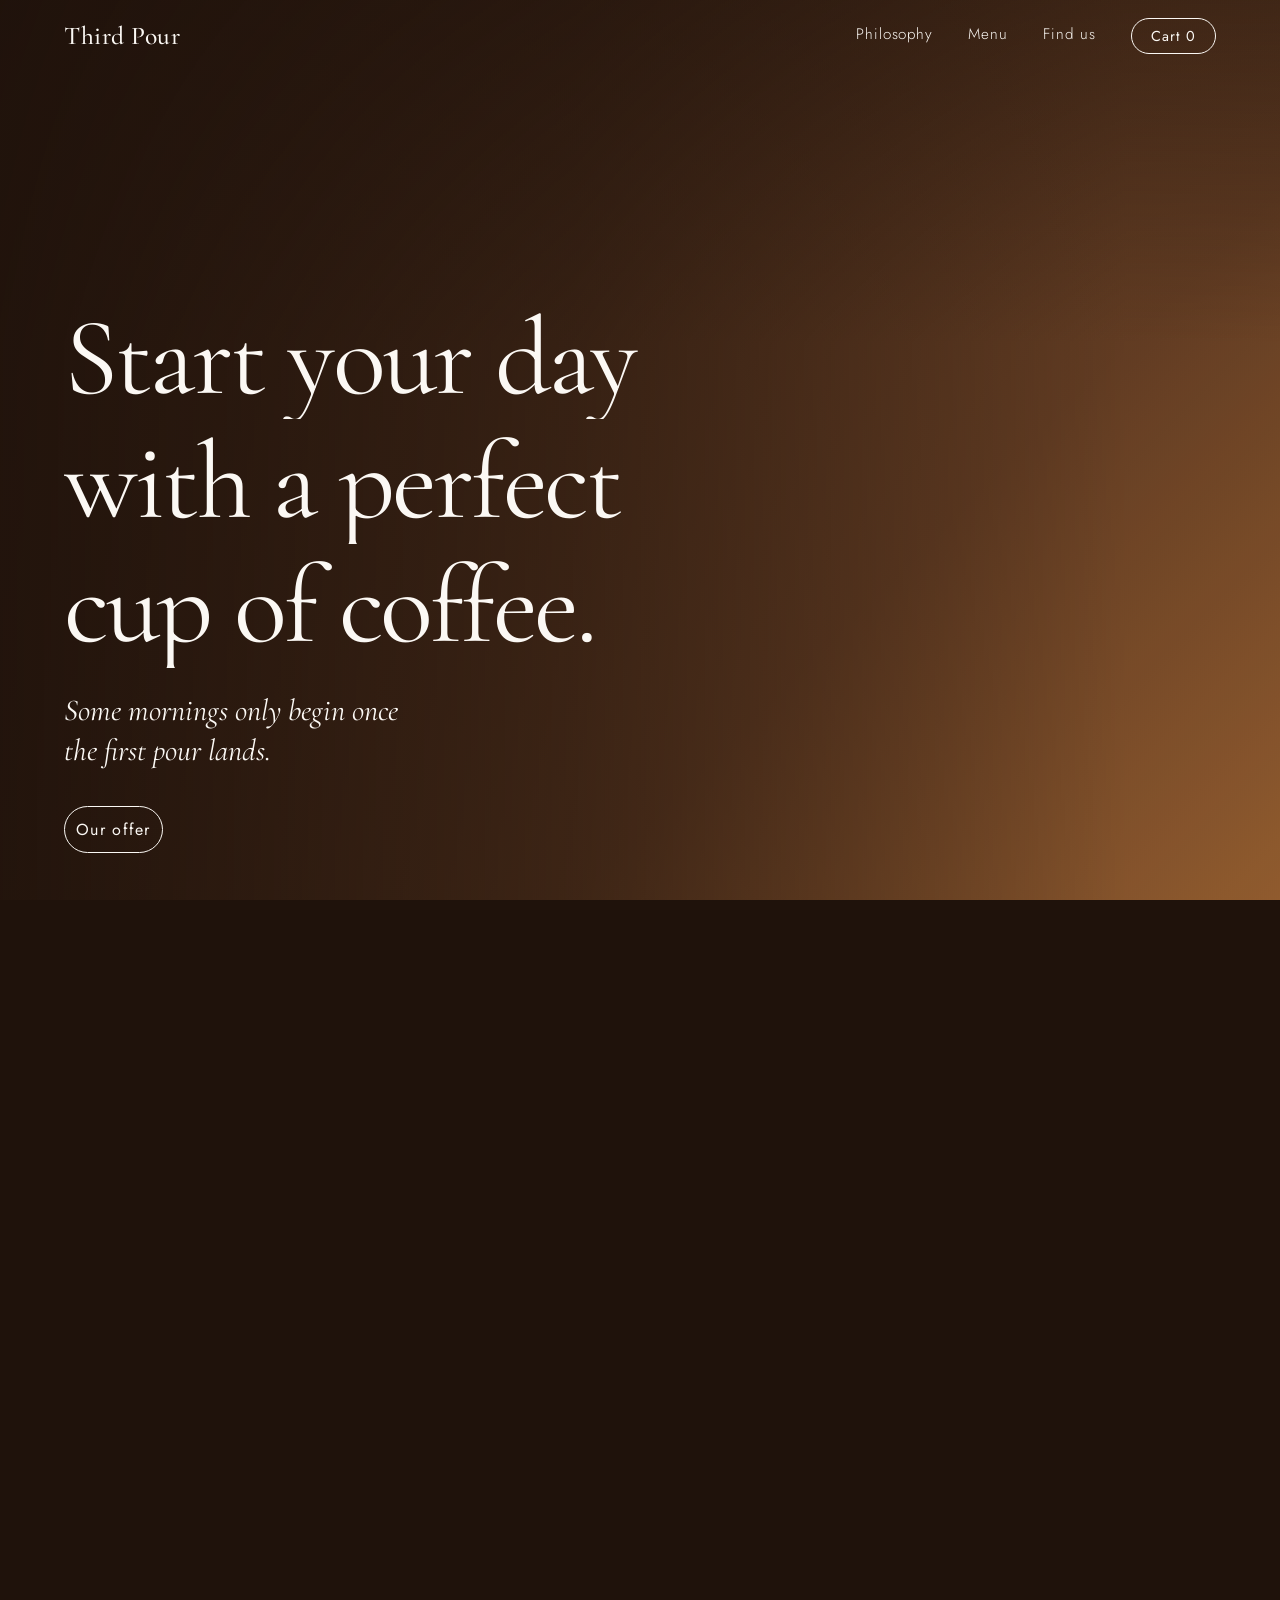
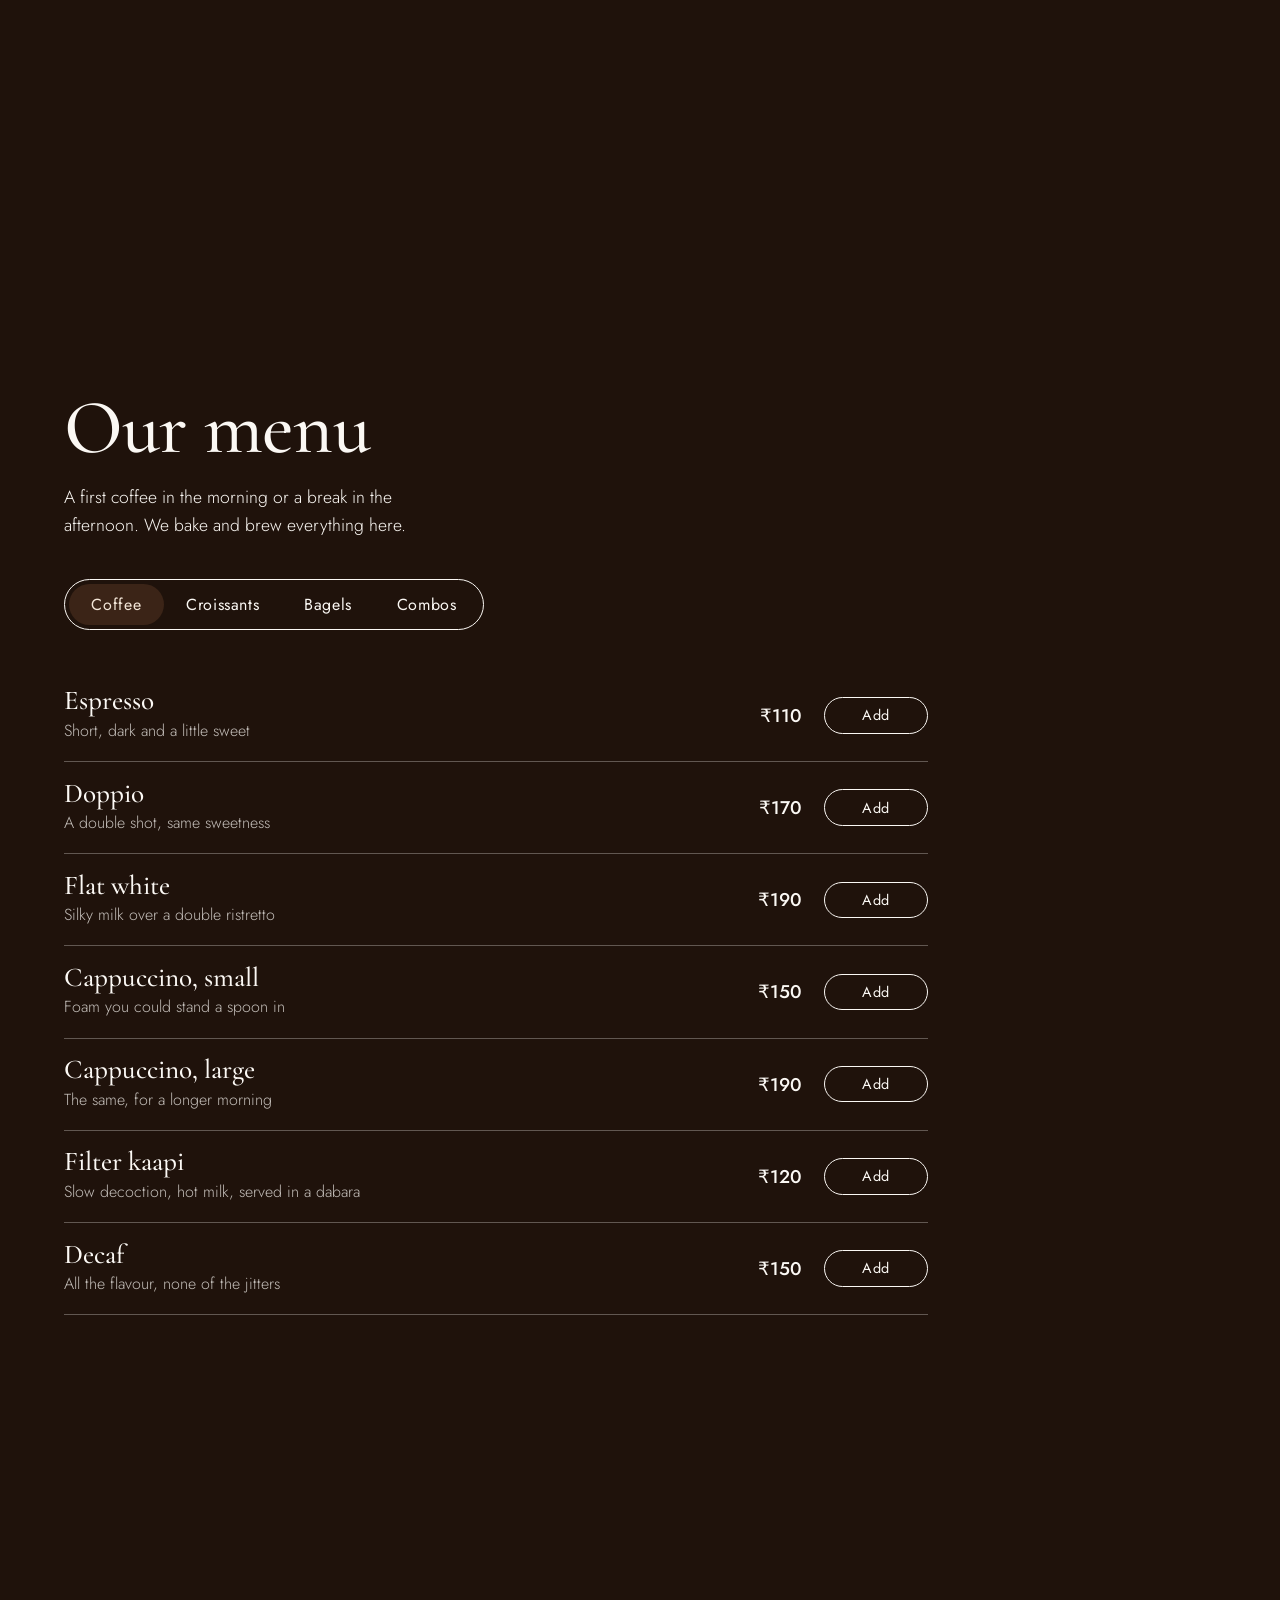
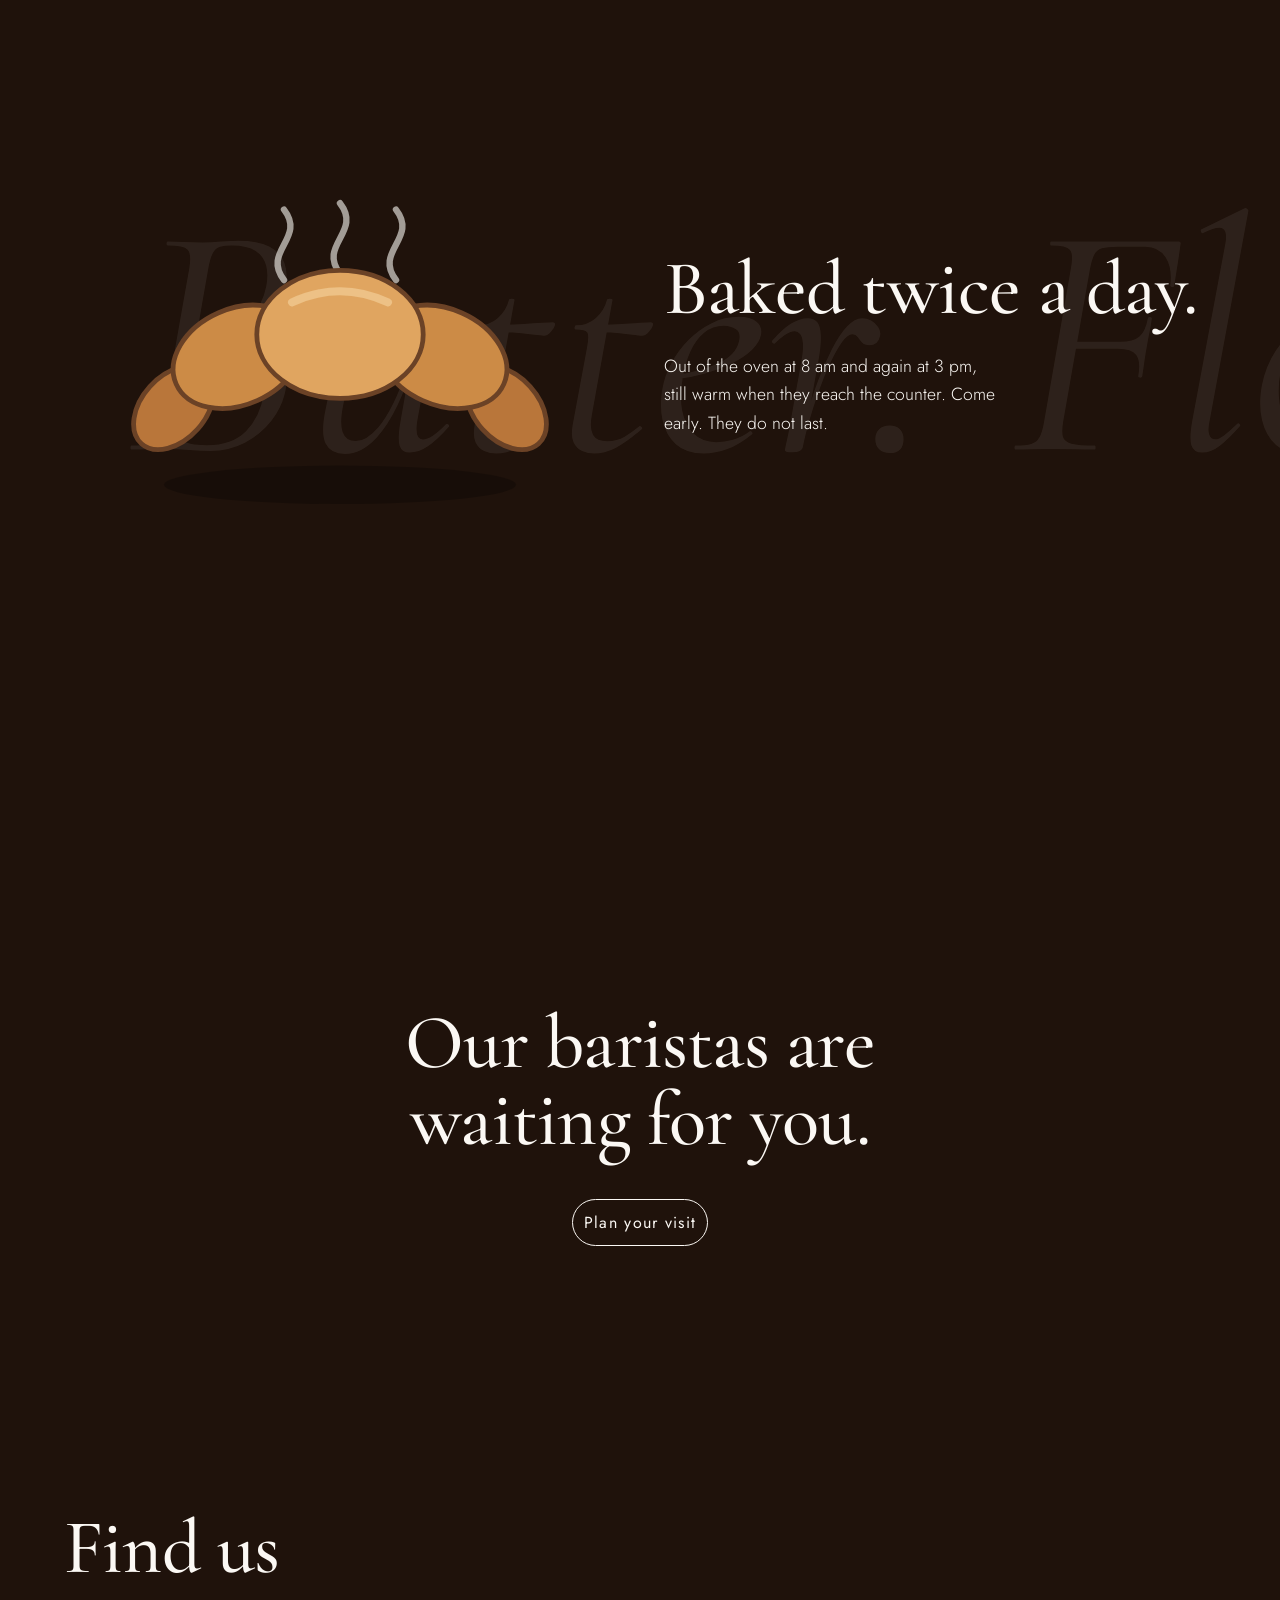
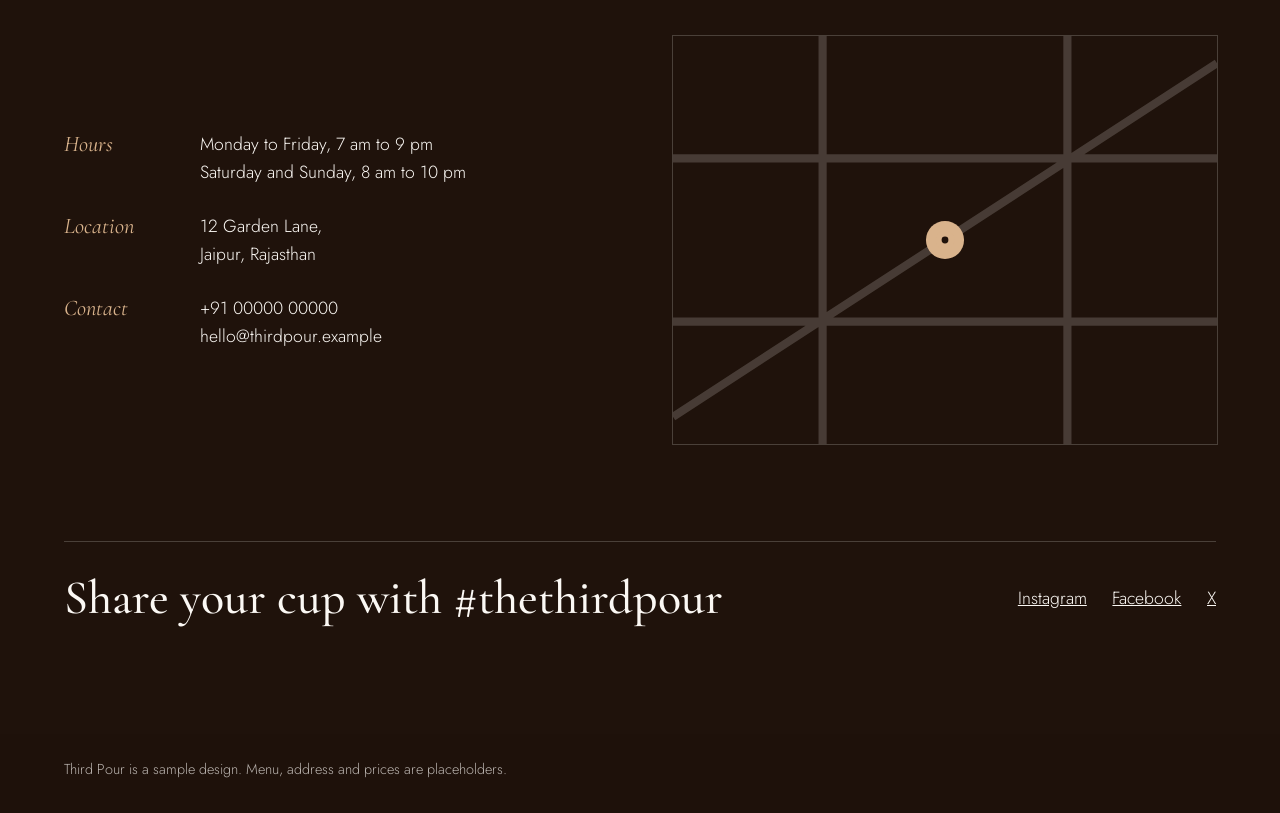
<file: index.html>
<!DOCTYPE html>
<html lang="en">

<head>
  <meta charset="utf-8">
  <meta name="viewport" content="width=device-width, initial-scale=1, viewport-fit=cover">
  <title>Third Pour – coffee and croissants</title>

  <link rel="stylesheet" href="style.css">
  <!-- Fonts: Cormorant Garamond (display) and Jost (body) -->
  <link rel="stylesheet" href="https://fonts.googleapis.com/css2?family=Cormorant+Garamond:ital,wght@0,400;0,500;0,600;1,400&family=Jost:wght@300;400;500&display=swap">
</head>

<!-- data-theme drives the background/text colours; script.js updates it while scrolling -->
<body data-theme="espresso">

  <!-- Preloader (removed by script.js once the page is ready) -->
  <div id="ld">
    <b>Third Pour</b>
    <i></i>
  </div>

  <!-- Scroll progress bar -->
  <div id="bar"></div>

  <!-- ===== Header / navigation ===== -->
  <header>
    <a class="logo" href="#hero">Third Pour</a>
    <nav>
      <a href="#philosophy">Philosophy</a>
      <a href="#menu">Menu</a>
      <a href="#find">Find us</a>
      <button class="btn sm" id="order" type="button">Cart <span id="cnt">0</span></button>
    </nav>
  </header>

  <!-- ===== Hero ===== -->
  <section id="hero" data-theme="espresso">
    <div class="bg" id="bg"></div>

    <!-- Each line is wrapped so it can slide up from behind a mask -->
    <h1 aria-label="Start your day with a perfect cup of coffee">
      <span class="ln"><span style="--i:0">Start your day</span></span>
      <span class="ln"><span style="--i:1">with a perfect</span></span>
      <span class="ln"><span style="--i:2">cup of coffee.</span></span>
    </h1>

    <q class="fd" style="--i:0">Some mornings only begin once the first pour lands.</q>
    <div class="fd" style="--i:1"><a class="btn" href="#menu">Our offer</a></div>

    <span class="cue" aria-hidden="true"></span>
  </section>

  <!-- ===== Marquee strip (the phrase group repeats so the loop looks seamless) ===== -->
  <div class="mq" aria-hidden="true">
    <div>
      <span>Roasted every Tuesday</span><b></b><span>Baked twice a day</span><b></b><span>Poured slowly</span><b></b>
      <span>Roasted every Tuesday</span><b></b><span>Baked twice a day</span><b></b><span>Poured slowly</span><b></b>
      <span>Roasted every Tuesday</span><b></b><span>Baked twice a day</span><b></b><span>Poured slowly</span><b></b>
      <span>Roasted every Tuesday</span><b></b><span>Baked twice a day</span><b></b><span>Poured slowly</span><b></b>
    </div>
  </div>

  <!-- ===== Philosophy ===== -->
  <section id="philosophy" data-theme="white">
    <div class="two">
      <h2 class="rv">Our philosophy</h2>
      <p class="lead rv" style="--k:1">We care about every step of a cup: how the beans are grown, how long they roast, and the last pour that reaches your hands.</p>
    </div>

    <div class="pil">
      <article class="rv" style="--k:0">
        <span>One</span>
        <h3>Grown with care</h3>
        <p>Shade-grown beans from small estates, picked by hand and dried slowly.</p>
      </article>
      <article class="rv" style="--k:1">
        <span>Two</span>
        <h3>Mild roast, strong flavour</h3>
        <p>We stop each batch early, so the sweetness stays and the bitterness goes.</p>
      </article>
      <article class="rv" style="--k:2">
        <span>Three</span>
        <h3>Always freshly brewed</h3>
        <p>Ground to order and poured in three rounds. Nothing sits on a warmer.</p>
      </article>
    </div>
  </section>

  <!-- ===== Menu (tabs and items are generated by script.js) ===== -->
  <section id="menu" data-theme="latte">
    <h2 class="rv">Our menu</h2>
    <p class="sub rv" style="--k:1">A first coffee in the morning or a break in the afternoon. We bake and brew everything here.</p>

    <div class="tabs" id="tabs" role="tablist">
      <i id="ind"></i> <!-- sliding highlight behind the active tab -->
    </div>

    <ul id="list" aria-live="polite"></ul>
  </section>

  <!-- ===== Bakery feature ===== -->
  <section id="bake" data-theme="espresso">
    <!-- Large background text that drifts sideways as you scroll -->
    <div class="gh" id="gh" aria-hidden="true">Butter. Flour. Patience.</div>

    <div class="bk">
      <!-- Illustrated croissant with animated steam -->
      <svg id="cr" viewBox="0 0 300 220" aria-hidden="true">
        <!-- Steam -->
        <path class="st" style="--s:0" d="M115 70c-14-18 14-26 0-44"/>
        <path class="st" style="--s:1" d="M150 66c-14-18 14-26 0-44"/>
        <path class="st" style="--s:2" d="M185 70c-14-18 14-26 0-44"/>
        <!-- Shadow -->
        <ellipse cx="150" cy="198" rx="110" ry="12" fill="#000" opacity=".25"/>
        <!-- Croissant body: outer tips, middle segments, centre -->
        <g stroke="#6B4226" stroke-width="3">
          <ellipse cx="46"  cy="150" rx="30" ry="20" transform="rotate(-48 46 150)"  fill="#B9763A"/>
          <ellipse cx="254" cy="150" rx="30" ry="20" transform="rotate(48 254 150)"  fill="#B9763A"/>
          <ellipse cx="86"  cy="118" rx="42" ry="30" transform="rotate(-24 86 118)"  fill="#CC8B46"/>
          <ellipse cx="214" cy="118" rx="42" ry="30" transform="rotate(24 214 118)"  fill="#CC8B46"/>
          <ellipse cx="150" cy="104" rx="52" ry="40" fill="#E0A560"/>
        </g>
        <!-- Highlight -->
        <path d="M120 84q30-14 60 0" fill="none" stroke="#F3CE96" stroke-width="5" stroke-linecap="round" opacity=".7"/>
      </svg>

      <div>
        <h2 class="rv">Baked twice a day.</h2>
        <p class="rv" style="--k:1">Out of the oven at 8 am and again at 3 pm, still warm when they reach the counter. Come early. They do not last.</p>
      </div>
    </div>
  </section>

  <!-- ===== Call to action ===== -->
  <section class="cta" id="visit" data-theme="white">
    <h2 class="rv">Our baristas are waiting for you.</h2>
    <!-- #mag gets a "magnetic" hover effect in script.js -->
    <a class="btn rv" id="mag" style="--k:1" href="#find">Plan your visit</a>
  </section>

  <!-- ===== Find us ===== -->
  <section id="find" data-theme="espresso">
    <h2 class="rv">Find us</h2>

    <div class="fg">
      <dl class="rv" style="--k:1">
        <dt>Hours</dt>
        <dd>Monday to Friday, 7 am to 9 pm<br>Saturday and Sunday, 8 am to 10 pm</dd>
        <dt>Location</dt>
        <dd>12 Garden Lane,<br>Jaipur, Rajasthan</dd>
        <dt>Contact</dt>
        <dd>+91 00000 00000<br>hello@thirdpour.example</dd>
      </dl>

      <!-- Stylised map: roads, pulsing ring, pin -->
      <svg id="map" class="rv" style="--k:2" viewBox="0 0 400 300" role="img" aria-label="Stylised map with a pin at the café">
        <path class="rd" d="M0 90h400M0 210h400M110 0v300M290 0v300M0 280L400 20"/>
        <circle class="pu" cx="200" cy="150" r="14" fill="#D9B38C"/>
        <circle cx="200" cy="150" r="7" fill="#D9B38C"/>
        <circle cx="200" cy="150" r="2.5" fill="#1F120B"/>
      </svg>
    </div>

    <div class="share rv">
      <h3>Share your cup with #thethirdpour</h3>
      <div>
        <a href="#">Instagram</a>
        <a href="#">Facebook</a>
        <a href="#">X</a>
      </div>
    </div>
  </section>

  <!-- ===== Cart page (shown when the URL hash is #cart) ===== -->
  <section id="cartpage" data-theme="latte">
    <a class="bl" href="#menu">Continue shopping</a>
    <h2>Your cart</h2>

    <!-- Cart grid: item list on the left, order summary on the right -->
    <div class="cg">
      <ul id="cl"></ul>

      <aside id="cs">
        <h3>Order summary</h3>
        <dl class="sumr">
          <dt>Subtotal</dt><dd id="sub"></dd>
          <dt>GST, 5%</dt><dd id="tx"></dd>
          <dt>Total</dt><dd id="gt"></dd>
        </dl>
        <input id="nm" type="text" placeholder="Name for the order" autocomplete="given-name">
        <button class="btn" id="po" type="button">Place order</button>
        <p class="nt">Pay at the counter when you pick up.</p>
      </aside>
    </div>

    <!-- Order confirmation (hidden until an order is placed) -->
    <div id="ok" hidden>
      <svg viewBox="0 0 60 60" aria-hidden="true">
        <circle cx="30" cy="30" r="27" fill="none" stroke="currentColor" stroke-width="2"/>
        <path d="M18 31l8 8 16-17" fill="none" stroke="currentColor" stroke-width="3" stroke-linecap="round" stroke-linejoin="round"/>
      </svg>
      <h3 id="okh"></h3>
      <p id="okp"></p>
      <a class="btn" href="#menu">Back to the menu</a>
    </div>
  </section>

  <!-- Full-screen curtain used for the page transition between site and cart -->
  <div id="veil"></div>

  <footer>Third Pour is a sample design. Menu, address and prices are placeholders.</footer>

  <!-- Toast notification (click to open the cart) -->
  <div id="toast" role="status"></div>

  <script src="script.js"></script>
</body>

</html>
</file>
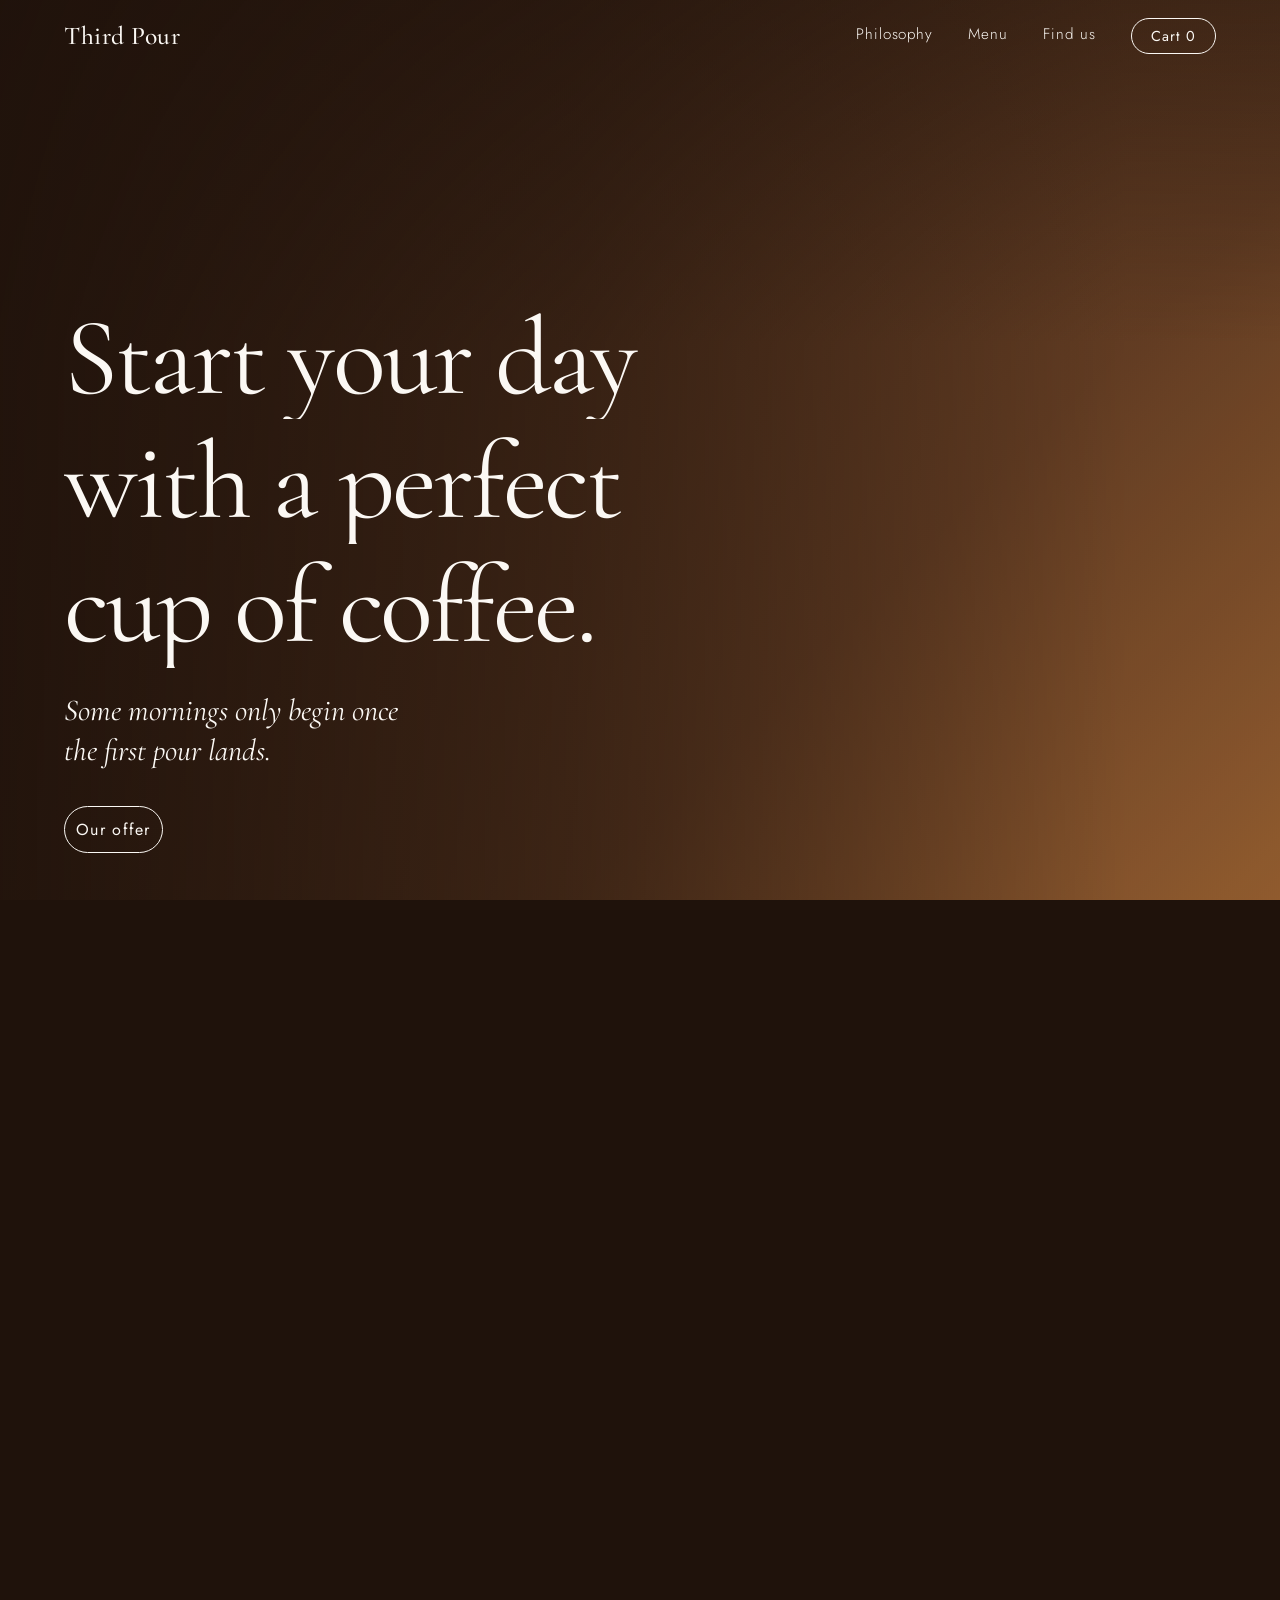
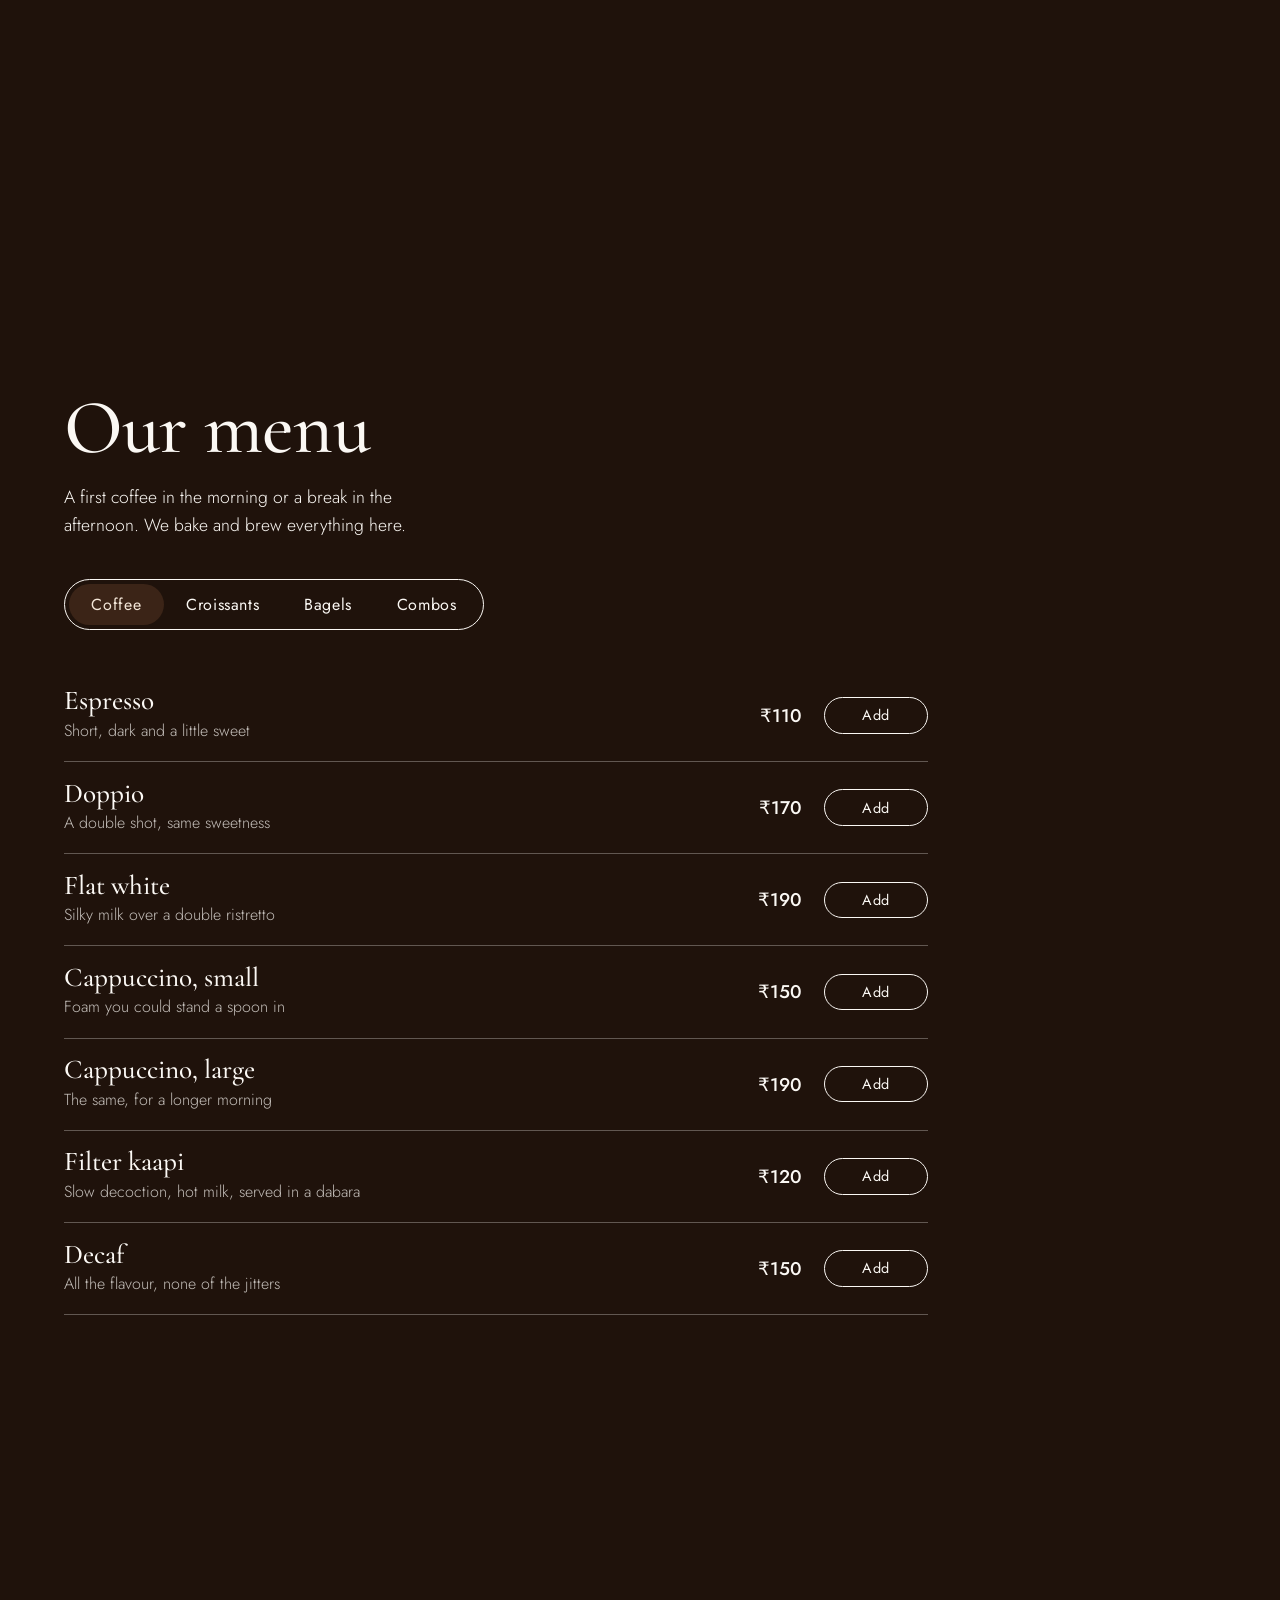
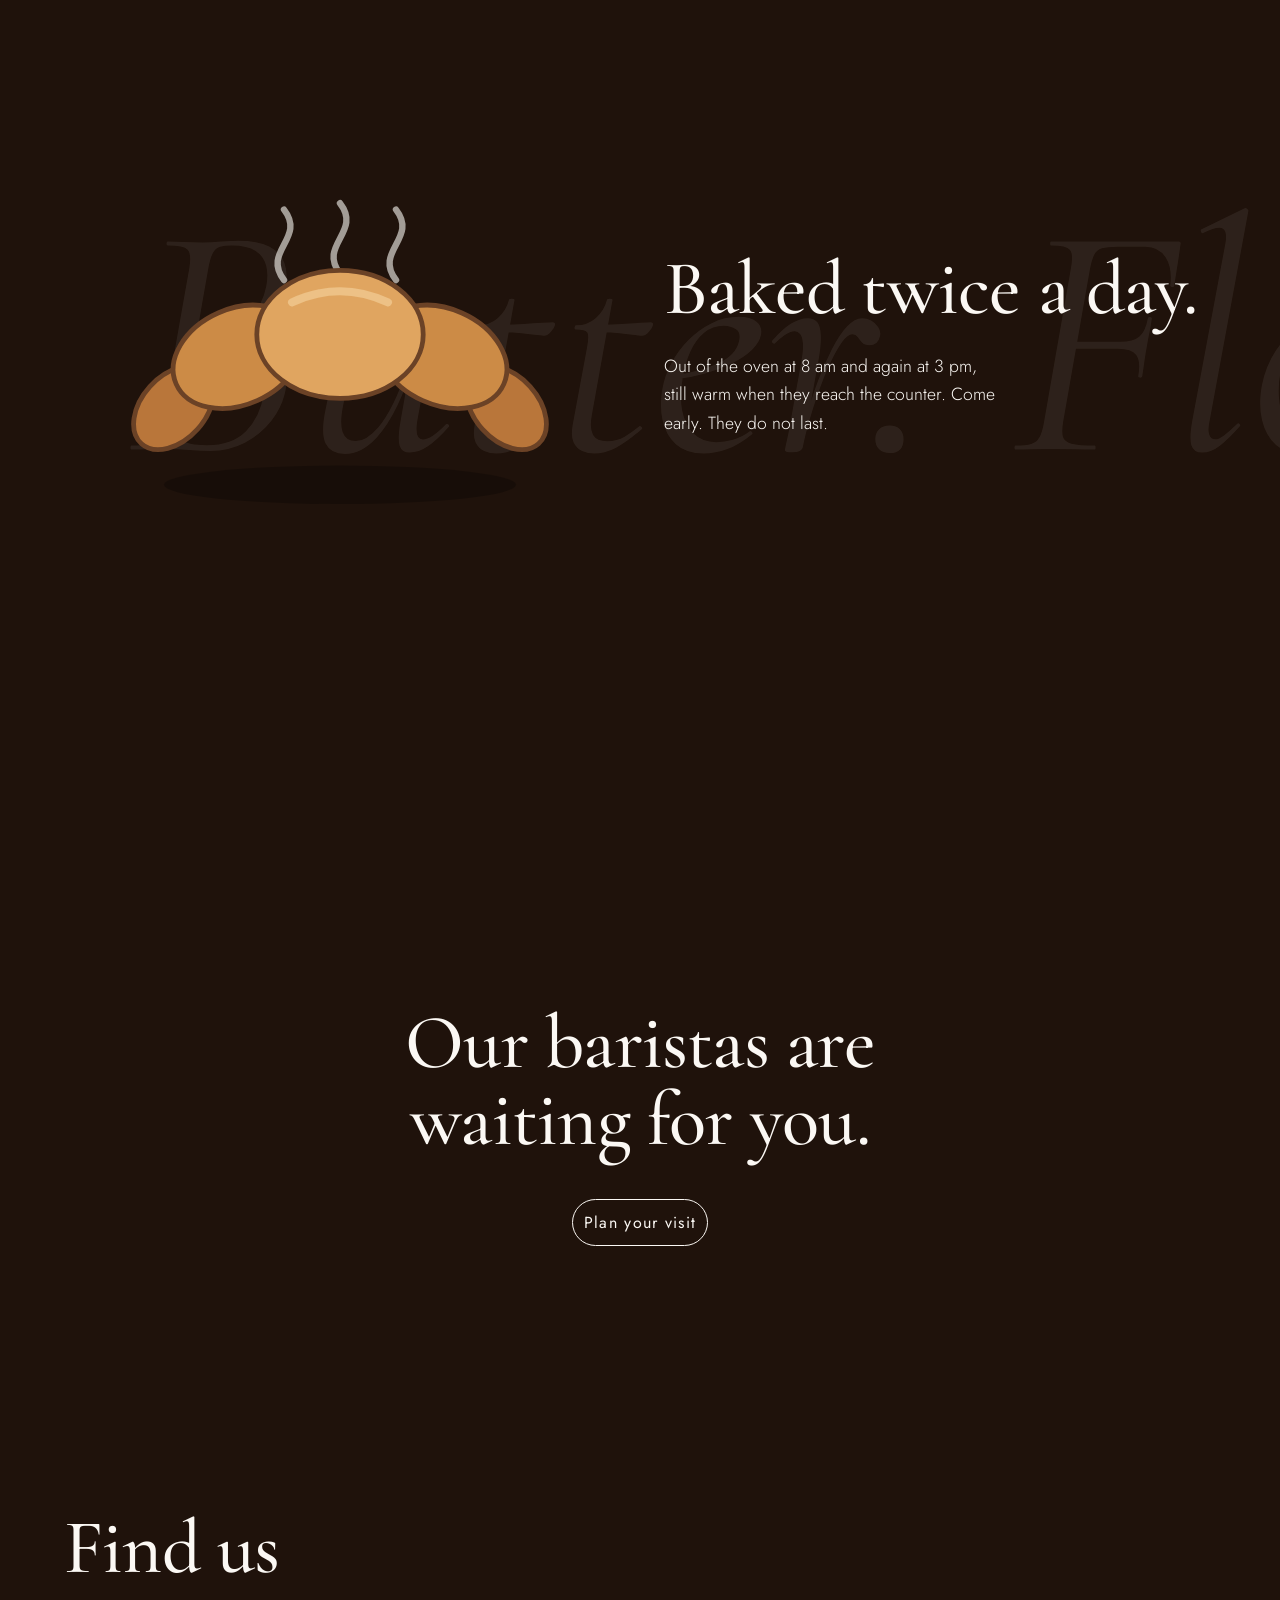
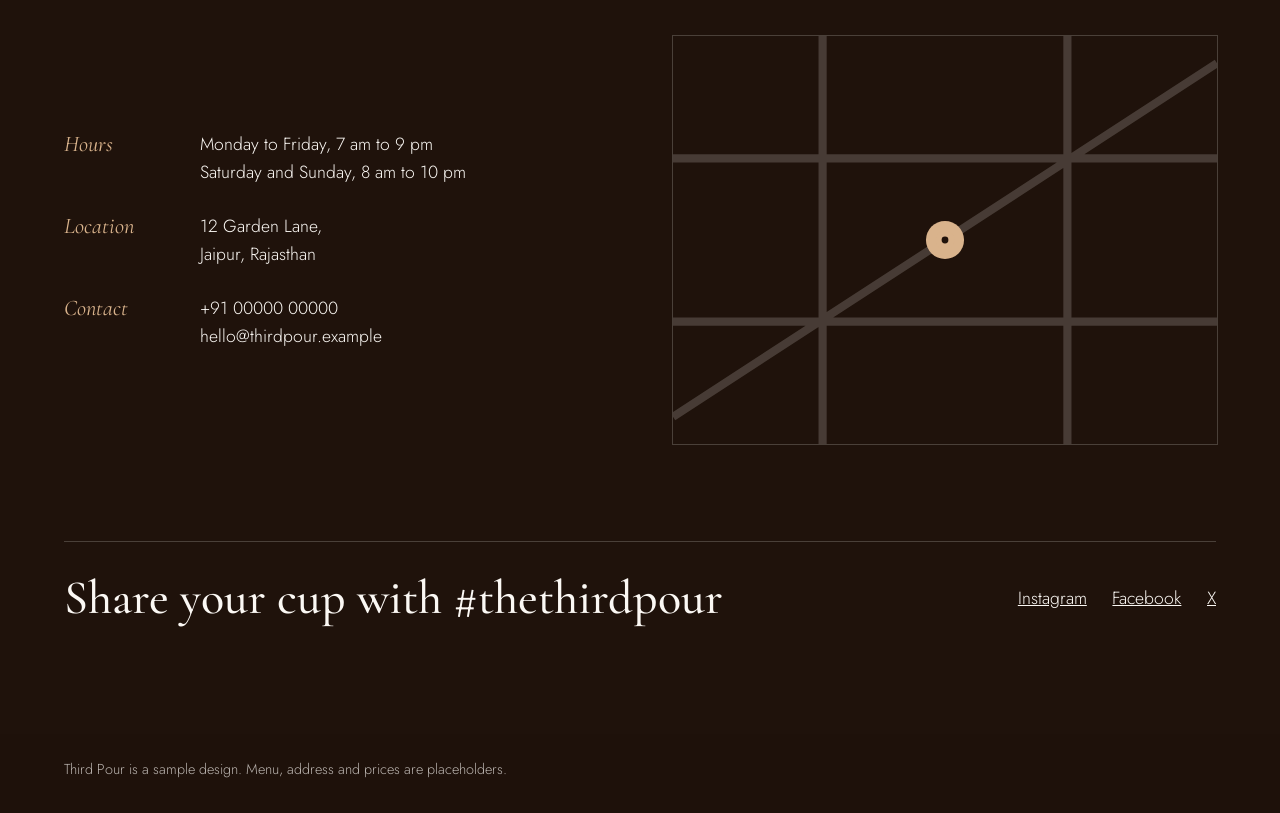
<file: index_.html>
<!DOCTYPE html>
<html lang="en">

<head>
  <meta charset="utf-8">
  <meta name="viewport" content="width=device-width, initial-scale=1, viewport-fit=cover">
  <title>Third Pour – coffee and croissants</title>

  <link rel="stylesheet" href="style_.css">
  <!-- Fonts: Cormorant Garamond (display) and Jost (body) -->
  <link rel="stylesheet" href="https://fonts.googleapis.com/css2?family=Cormorant+Garamond:ital,wght@0,400;0,500;0,600;1,400&family=Jost:wght@300;400;500&display=swap">
</head>

<!-- data-theme drives the background/text colours; script.js updates it while scrolling -->
<body data-theme="espresso">

  <!-- Preloader (removed by script.js once the page is ready) -->
  <div id="ld">
    <b>Third Pour</b>
    <i></i>
  </div>

  <!-- Scroll progress bar -->
  <div id="bar"></div>

  <!-- ===== Header / navigation ===== -->
  <header>
    <a class="logo" href="#hero">Third Pour</a>
    <nav>
      <a href="#philosophy">Philosophy</a>
      <a href="#menu">Menu</a>
      <a href="#find">Find us</a>
      <button class="btn sm" id="order" type="button">Cart <span id="cnt">0</span></button>
    </nav>
  </header>

  <!-- ===== Hero ===== -->
  <section id="hero" data-theme="espresso">
    <div class="bg" id="bg"></div>

    <!-- Each line is wrapped so it can slide up from behind a mask -->
    <h1 aria-label="Start your day with a perfect cup of coffee">
      <span class="ln"><span style="--i:0">Start your day</span></span>
      <span class="ln"><span style="--i:1">with a perfect</span></span>
      <span class="ln"><span style="--i:2">cup of coffee.</span></span>
    </h1>

    <q class="fd" style="--i:0">Some mornings only begin once the first pour lands.</q>
    <div class="fd" style="--i:1"><a class="btn" href="#menu">Our offer</a></div>

    <span class="cue" aria-hidden="true"></span>
  </section>

  <!-- ===== Marquee strip (the phrase group repeats so the loop looks seamless) ===== -->
  <div class="mq" aria-hidden="true">
    <div>
      <span>Roasted every Tuesday</span><b></b><span>Baked twice a day</span><b></b><span>Poured slowly</span><b></b>
      <span>Roasted every Tuesday</span><b></b><span>Baked twice a day</span><b></b><span>Poured slowly</span><b></b>
      <span>Roasted every Tuesday</span><b></b><span>Baked twice a day</span><b></b><span>Poured slowly</span><b></b>
      <span>Roasted every Tuesday</span><b></b><span>Baked twice a day</span><b></b><span>Poured slowly</span><b></b>
    </div>
  </div>

  <!-- ===== Philosophy ===== -->
  <section id="philosophy" data-theme="white">
    <div class="two">
      <h2 class="rv">Our philosophy</h2>
      <p class="lead rv" style="--k:1">We care about every step of a cup: how the beans are grown, how long they roast, and the last pour that reaches your hands.</p>
    </div>

    <div class="pil">
      <article class="rv" style="--k:0">
        <span>One</span>
        <h3>Grown with care</h3>
        <p>Shade-grown beans from small estates, picked by hand and dried slowly.</p>
      </article>
      <article class="rv" style="--k:1">
        <span>Two</span>
        <h3>Mild roast, strong flavour</h3>
        <p>We stop each batch early, so the sweetness stays and the bitterness goes.</p>
      </article>
      <article class="rv" style="--k:2">
        <span>Three</span>
        <h3>Always freshly brewed</h3>
        <p>Ground to order and poured in three rounds. Nothing sits on a warmer.</p>
      </article>
    </div>
  </section>

  <!-- ===== Menu (tabs and items are generated by script.js) ===== -->
  <section id="menu" data-theme="latte">
    <h2 class="rv">Our menu</h2>
    <p class="sub rv" style="--k:1">A first coffee in the morning or a break in the afternoon. We bake and brew everything here.</p>

    <div class="tabs" id="tabs" role="tablist">
      <i id="ind"></i> <!-- sliding highlight behind the active tab -->
    </div>

    <ul id="list" aria-live="polite"></ul>
  </section>

  <!-- ===== Bakery feature ===== -->
  <section id="bake" data-theme="espresso">
    <!-- Large background text that drifts sideways as you scroll -->
    <div class="gh" id="gh" aria-hidden="true">Butter. Flour. Patience.</div>

    <div class="bk">
      <!-- Illustrated croissant with animated steam -->
      <svg id="cr" viewBox="0 0 300 220" aria-hidden="true">
        <!-- Steam -->
        <path class="st" style="--s:0" d="M115 70c-14-18 14-26 0-44"/>
        <path class="st" style="--s:1" d="M150 66c-14-18 14-26 0-44"/>
        <path class="st" style="--s:2" d="M185 70c-14-18 14-26 0-44"/>
        <!-- Shadow -->
        <ellipse cx="150" cy="198" rx="110" ry="12" fill="#000" opacity=".25"/>
        <!-- Croissant body: outer tips, middle segments, centre -->
        <g stroke="#6B4226" stroke-width="3">
          <ellipse cx="46"  cy="150" rx="30" ry="20" transform="rotate(-48 46 150)"  fill="#B9763A"/>
          <ellipse cx="254" cy="150" rx="30" ry="20" transform="rotate(48 254 150)"  fill="#B9763A"/>
          <ellipse cx="86"  cy="118" rx="42" ry="30" transform="rotate(-24 86 118)"  fill="#CC8B46"/>
          <ellipse cx="214" cy="118" rx="42" ry="30" transform="rotate(24 214 118)"  fill="#CC8B46"/>
          <ellipse cx="150" cy="104" rx="52" ry="40" fill="#E0A560"/>
        </g>
        <!-- Highlight -->
        <path d="M120 84q30-14 60 0" fill="none" stroke="#F3CE96" stroke-width="5" stroke-linecap="round" opacity=".7"/>
      </svg>

      <div>
        <h2 class="rv">Baked twice a day.</h2>
        <p class="rv" style="--k:1">Out of the oven at 8 am and again at 3 pm, still warm when they reach the counter. Come early. They do not last.</p>
      </div>
    </div>
  </section>

  <!-- ===== Call to action ===== -->
  <section class="cta" id="visit" data-theme="white">
    <h2 class="rv">Our baristas are waiting for you.</h2>
    <!-- #mag gets a "magnetic" hover effect in script.js -->
    <a class="btn rv" id="mag" style="--k:1" href="#find">Plan your visit</a>
  </section>

  <!-- ===== Find us ===== -->
  <section id="find" data-theme="espresso">
    <h2 class="rv">Find us</h2>

    <div class="fg">
      <dl class="rv" style="--k:1">
        <dt>Hours</dt>
        <dd>Monday to Friday, 7 am to 9 pm<br>Saturday and Sunday, 8 am to 10 pm</dd>
        <dt>Location</dt>
        <dd>12 Garden Lane,<br>Jaipur, Rajasthan</dd>
        <dt>Contact</dt>
        <dd>+91 00000 00000<br>hello@thirdpour.example</dd>
      </dl>

      <!-- Stylised map: roads, pulsing ring, pin -->
      <svg id="map" class="rv" style="--k:2" viewBox="0 0 400 300" role="img" aria-label="Stylised map with a pin at the café">
        <path class="rd" d="M0 90h400M0 210h400M110 0v300M290 0v300M0 280L400 20"/>
        <circle class="pu" cx="200" cy="150" r="14" fill="#D9B38C"/>
        <circle cx="200" cy="150" r="7" fill="#D9B38C"/>
        <circle cx="200" cy="150" r="2.5" fill="#1F120B"/>
      </svg>
    </div>

    <div class="share rv">
      <h3>Share your cup with #thethirdpour</h3>
      <div>
        <a href="#">Instagram</a>
        <a href="#">Facebook</a>
        <a href="#">X</a>
      </div>
    </div>
  </section>

  <!-- ===== Cart page (shown when the URL hash is #cart) ===== -->
  <section id="cartpage" data-theme="latte">
    <a class="bl" href="#menu">Continue shopping</a>
    <h2>Your cart</h2>

    <!-- Cart grid: item list on the left, order summary on the right -->
    <div class="cg">
      <ul id="cl"></ul>

      <aside id="cs">
        <h3>Order summary</h3>
        <dl class="sumr">
          <dt>Subtotal</dt><dd id="sub"></dd>
          <dt>GST, 5%</dt><dd id="tx"></dd>
          <dt>Total</dt><dd id="gt"></dd>
        </dl>
        <input id="nm" type="text" placeholder="Name for the order" autocomplete="given-name">
        <button class="btn" id="po" type="button">Place order</button>
        <p class="nt">Pay at the counter when you pick up.</p>
      </aside>
    </div>

    <!-- Order confirmation (hidden until an order is placed) -->
    <div id="ok" hidden>
      <svg viewBox="0 0 60 60" aria-hidden="true">
        <circle cx="30" cy="30" r="27" fill="none" stroke="currentColor" stroke-width="2"/>
        <path d="M18 31l8 8 16-17" fill="none" stroke="currentColor" stroke-width="3" stroke-linecap="round" stroke-linejoin="round"/>
      </svg>
      <h3 id="okh"></h3>
      <p id="okp"></p>
      <a class="btn" href="#menu">Back to the menu</a>
    </div>
  </section>

  <!-- Full-screen curtain used for the page transition between site and cart -->
  <div id="veil"></div>

  <footer>Third Pour is a sample design. Menu, address and prices are placeholders.</footer>

  <!-- Toast notification (click to open the cart) -->
  <div id="toast" role="status"></div>

  <script src="script_.js"></script>
</body>

</html>
</file>
<file: style.css>
/* ==========================================================================
   Third Pour – style.css

   Contents
   1.  Design tokens (fonts, colour themes)
   2.  Base styles
   3.  Preloader and scroll progress bar
   4.  Header and navigation
   5.  Buttons
   6.  Hero
   7.  Marquee strip
   8.  Reveal-on-scroll
   9.  Philosophy
   10. Menu (tabs and list)
   11. Bakery feature
   12. Call to action
   13. Find us (hours, map, social links)
   14. Footer and toast
   15. Responsive (max-width: 760px)
   16. Reduced motion and utilities
   17. Cart page
   18. Page-transition veil
   19. Cart responsive (max-width: 760px)
   ========================================================================== */


/* ---------- 1. Design tokens ---------- */

:root {
    --d: "Cormorant Garamond", Georgia, serif;          /* display / headings */
    --m: "Jost", system-ui, -apple-system, sans-serif;  /* body / UI text */

    /* Hero background. Replace with e.g. url("hero.jpg") to use a real photo. */
    --photo: linear-gradient(135deg, #3B2417, #6B4226 60%, #B9763A);
}

/* Colour themes. <body data-theme="..."> is swapped by script.js while scrolling. */
body[data-theme="white"]    { --bg: #FBF8F4; --fg: #3B2417; --acc: #8B5A3C; }
body[data-theme="latte"]    { --bg: #E9D8C4; --fg: #3B2417; --acc: #6B4226; }
body[data-theme="espresso"] { --bg: #1F120B; --fg: #FBF8F4; --acc: #D9B38C; }


/* ---------- 2. Base styles ---------- */

html {
    scroll-behavior: smooth;
    scroll-padding-top: 4.5rem; /* keeps anchor targets clear of the fixed header */
}

body {
    margin: 0;
    font: 300 1.1rem/1.6 var(--m);
    background: var(--bg);
    color: var(--fg);
    transition: background-color 0.9s, color 0.9s; /* smooth theme changes */
    overflow-x: hidden;
}

h1, h2, h3 {
    font-family: var(--d);
    font-weight: 500;
    margin: 0;
    line-height: 1;
}

h2 {
    font-size: clamp(2.6rem, 6vw, 5rem);
    letter-spacing: -0.01em;
}

a { color: inherit; }

:focus-visible {
    outline: 2px solid var(--acc);
    outline-offset: 3px;
}

section {
    padding: 7rem clamp(1.2rem, 5vw, 4rem);
    position: relative;
}


/* ---------- 3. Preloader and scroll progress bar ---------- */

#ld {
    position: fixed;
    inset: 0;
    z-index: 100;
    background: #1F120B;
    color: #FBF8F4;
    display: grid;
    place-content: center;
    justify-items: center;
    gap: 1.2rem;
    transition: transform 1s cubic-bezier(0.7, 0, 0.2, 1);
}

#ld.done { transform: translateY(-100%); } /* slides away when loading finishes */

#ld b {
    font: 500 clamp(2.5rem, 8vw, 4.5rem) var(--d);
    letter-spacing: 0.02em;
}

/* Loading bar track */
#ld i {
    display: block;
    width: 12rem;
    height: 2px;
    background: #FBF8F433;
    overflow: hidden;
}

/* Loading bar fill */
#ld i::after {
    content: "";
    display: block;
    height: 100%;
    background: #D9B38C;
    transform: translateX(-100%);
    animation: load-fill 1.6s ease forwards;
}

@keyframes load-fill { to { transform: none; } }

/* Reading-progress bar (scaleX is set from script.js) */
#bar {
    position: fixed;
    top: 0;
    left: 0;
    height: 3px;
    width: 100%;
    background: var(--acc);
    transform: scaleX(0);
    transform-origin: 0 50%;
    z-index: 70;
}


/* ---------- 4. Header and navigation ---------- */

header {
    position: fixed;
    inset: 0 0 auto;
    z-index: 60;
    display: flex;
    justify-content: space-between;
    align-items: center;
    padding: 1.1rem clamp(1.2rem, 5vw, 4rem);
    padding-top: calc(1.1rem + env(safe-area-inset-top, 0px)); /* notch-safe on phones */
    transition: background 0.4s;
}

/* Added by script.js after scrolling: frosted-glass background */
header.s {
    background: color-mix(in srgb, var(--bg) 85%, transparent);
    backdrop-filter: blur(10px);
}

.logo {
    font: 500 1.6rem var(--d);
    text-decoration: none;
    letter-spacing: 0.02em;
}

nav {
    display: flex;
    gap: clamp(0.9rem, 3vw, 2.2rem);
    align-items: center;
}

/* Nav links with an underline that grows on hover */
nav a:not(.btn) {
    font-size: 0.95rem;
    letter-spacing: 0.06em;
    text-decoration: none;
    padding-bottom: 3px;
    background: linear-gradient(currentColor, currentColor) 0 100% / 0 1px no-repeat;
    transition: background-size 0.4s;
}

nav a:not(.btn):hover { background-size: 100% 1px; }

/* Cart count badge: "bump" animation when the count changes */
#cnt.b { animation: bump 0.4s; }
@keyframes bump { 40% { transform: scale(1.4); } }


/* ---------- 5. Buttons ---------- */

.btn {
    display: inline-block;
    font: 400 1rem var(--m);
    letter-spacing: 0.08em;
    color: inherit;
    background: none;
    border: 1px solid currentColor;
    padding: 0.7rem;
    border-radius: 99px;
    text-decoration: none;
    position: relative;
    overflow: hidden;
    isolation: isolate;
    cursor: pointer;
    transition: color 0.4s, translate 0.25s;
}

/* Fill that rises from the bottom on hover */
.btn::before {
    content: "";
    position: absolute;
    inset: 0;
    background: var(--fg);
    transform: translateY(101%);
    transition: transform 0.4s;
    z-index: -1;
}

.btn:hover::before { transform: none; }
.btn:hover { color: var(--bg); }

.btn.sm {
    padding: 0.45rem 1.2rem;
    font-size: 0.9rem;
}


/* ---------- 6. Hero ---------- */

#hero {
    min-height: 100svh;
    display: flex;
    flex-direction: column;
    justify-content: center;
    overflow: hidden;
    color: #FBF8F4;
    padding-top: 8rem;
}

/* Background image layer (moved by script.js for parallax) */
.bg {
    position: absolute;
    inset: -8% 0;
    background: var(--photo) 72% 50% / cover;
    will-change: transform;
}

/* Dark gradient overlay for text legibility */
#hero::before {
    content: "";
    position: absolute;
    inset: 0;
    z-index: 1;
    background:
        linear-gradient(90deg, #1F120Bee, #1F120B99 45%, #1F120B1f 88%),
        linear-gradient(#1F120B77, transparent 30%);
}

#hero > *:not(.bg) {
    position: relative;
    z-index: 2;
}

#hero h1 {
    font-size: clamp(3rem, 8.6vw, 8rem);
    font-weight: 400;
    letter-spacing: -0.025em;
}

/* Headline lines: each line is a mask; the inner span slides up into view */
.ln {
    display: block;
    overflow: hidden;
    padding: 0.12em 0 0.06em;
    margin: -0.05em 0;
}

.ln span {
    display: inline-block;
    transform: translateY(115%);
}

/* body.go is added by script.js after the preloader finishes */
body.go .ln span {
    animation: slide-up 1s cubic-bezier(0.2, 0.9, 0.2, 1) forwards;
    animation-delay: calc(0.2s + var(--i) * 0.12s);
}

@keyframes slide-up { to { transform: none; } }

/* Simple fade-in with a stagger driven by --i */
.fd { opacity: 0; }

body.go .fd {
    animation: fade-in 0.9s forwards;
    animation-delay: calc(1s + var(--i, 0) * 0.15s);
}

@keyframes fade-in { to { opacity: 1; } }

#hero q {
    display: block;
    font: italic 400 clamp(1.3rem, 2.4vw, 1.9rem)/1.3 var(--d);
    max-width: 26ch;
    margin: 1.8rem 0 2.2rem;
    quotes: none;
}

/* Animated "scroll down" line */
.cue {
    position: absolute !important;
    bottom: 2rem;
    left: clamp(1.2rem, 5vw, 4rem);
    width: 1px;
    height: 4.5rem;
    background: #FBF8F444;
    overflow: hidden;
}

.cue::after {
    content: "";
    position: absolute;
    inset: 0;
    background: #FBF8F4;
    animation: drop 2s ease-in-out infinite;
}

@keyframes drop {
    0%        { transform: translateY(-100%); }
    60%, 100% { transform: translateY(100%); }
}


/* ---------- 7. Marquee strip ---------- */

.mq {
    background: #3B2417;
    color: #FBF8F4;
    overflow: hidden;
    white-space: nowrap;
    padding: 1.1rem 0;
    font: italic 500 clamp(1.5rem, 3.2vw, 2.4rem) var(--d);
}

/* The content is repeated in the HTML, so scrolling by -50% loops seamlessly */
.mq div {
    display: inline-block;
    animation: marquee 32s linear infinite;
}

.mq span { margin: 0 1.6rem; }

.mq b {
    display: inline-block;
    width: 0.45rem;
    height: 0.45rem;
    border-radius: 50%;
    background: #D9B38C;
    vertical-align: middle;
}

@keyframes marquee { to { transform: translateX(-50%); } }


/* ---------- 8. Reveal-on-scroll ---------- */
/* .in is added by script.js when the element enters the viewport; --k staggers siblings */

.rv {
    opacity: 0;
    transform: translateY(40px);
    transition: opacity 0.9s, transform 0.9s cubic-bezier(0.2, 0.9, 0.2, 1);
    transition-delay: calc(var(--k, 0) * 0.12s);
}

.rv.in {
    opacity: 1;
    transform: none;
}


/* ---------- 9. Philosophy ---------- */

.two {
    display: grid;
    grid-template-columns: 1fr 1fr;
    gap: 3rem;
    align-items: end;
}

.lead {
    font: 400 clamp(1.4rem, 2.4vw, 2rem)/1.35 var(--d);
    margin: 0;
    max-width: 30ch;
}

/* Three pillars */
.pil {
    display: grid;
    grid-template-columns: repeat(3, 1fr);
    gap: 2.5rem;
    margin-top: 5rem;
}

.pil article {
    border-top: 1px solid currentColor;
    padding-top: 1.4rem;
}

.pil article.in:hover { transform: translateY(-8px); }

.pil span {
    font: italic 1.3rem var(--d);
    color: var(--acc);
}

.pil h3 {
    font-size: 2.1rem;
    margin: 0.5rem 0 0.6rem;
}

.pil p {
    margin: 0;
    opacity: 0.8;
    max-width: 28ch;
}


/* ---------- 10. Menu ---------- */

.sub {
    max-width: 40ch;
    margin: 1rem 0 2.5rem;
}

/* Pill-shaped tab group */
.tabs {
    display: flex;
    position: relative;
    width: fit-content;
    border: 1px solid currentColor;
    border-radius: 99px;
    padding: 0.25rem;
    margin-bottom: 2.5rem;
    flex-wrap: wrap;
}

.tab {
    position: relative;
    z-index: 1;
    border: 0;
    background: none;
    color: inherit;
    font: 400 1rem var(--m);
    letter-spacing: 0.04em;
    padding: 0.55rem 1.4rem;
    border-radius: 99px;
    cursor: pointer;
    transition: color 0.3s;
}

.tab[aria-selected="true"] { color: #F3E6D8; }

/* Sliding highlight behind the active tab (position set by script.js) */
#ind {
    position: absolute;
    top: 0.25rem;
    bottom: 0.25rem;
    left: 0;
    width: 0;
    background: #3B2417;
    border-radius: 99px;
    transition: left 0.4s cubic-bezier(0.6, 0, 0.2, 1), width 0.4s cubic-bezier(0.6, 0, 0.2, 1);
}

#list {
    list-style: none;
    margin: 0;
    padding: 0;
    max-width: 54rem;
    min-height: 26rem; /* prevents layout jump when switching tabs */
}

/* Menu row: name + description | price | Add button */
#list li {
    display: grid;
    grid-template-columns: 1fr auto auto;
    gap: 1.4rem;
    align-items: center;
    padding: 1.1rem 0;
    border-bottom: 1px solid color-mix(in srgb, currentColor 30%, transparent);
    transition: padding 0.3s;
    animation: row-in 0.5s both;
    animation-delay: calc(var(--i) * 0.06s);
}

@keyframes row-in {
    from {
        opacity: 0;
        transform: translateY(14px);
    }
}

#list li:hover { padding-left: 1rem; }

#list h3 { font-size: 1.7rem; }

#list p {
    margin: 0.2rem 0 0;
    opacity: 0.75;
    font-size: 1rem;
}

.pr { font: 500 1.15rem var(--m); } /* price */

.add {
    width: 6.5rem;
    font: 400 0.9rem var(--m);
    letter-spacing: 0.04em;
    border: 1px solid currentColor;
    background: none;
    color: inherit;
    border-radius: 99px;
    padding: 0.45rem 0;
    cursor: pointer;
    transition: background 0.25s, color 0.25s, transform 0.15s;
}

.add:hover,
.add.ok {
    background: #3B2417;
    color: #F3E6D8;
}

.add:active { transform: scale(0.92); }

/* Loading skeleton rows */
.sk {
    display: block;
    height: 1rem;
    border-radius: 6px;
    background: linear-gradient(90deg, #0002 25%, #0004 50%, #0002 75%) 0 0 / 200% 100%;
    animation: shimmer 1.1s linear infinite;
}

@keyframes shimmer { to { background-position: -200% 0; } }

#list li.skl { animation: none; }

#list li.skl div {
    display: grid;
    gap: 0.6rem;
}


/* ---------- 11. Bakery feature ---------- */

#bake {
    overflow: hidden;
    min-height: 90svh;
    display: flex;
    align-items: center;
}

/* Giant background text that drifts sideways (moved by script.js) */
.gh {
    position: absolute;
    left: 0;
    top: 50%;
    translate: 0 -50%;
    white-space: nowrap;
    font: italic 400 clamp(9rem, 26vw, 24rem)/1 var(--d);
    opacity: 0.07;
    will-change: transform;
}

.bk {
    position: relative;
    display: grid;
    grid-template-columns: 1fr 1fr;
    gap: 3rem;
    align-items: center;
    width: 100%;
}

.bk p {
    max-width: 34ch;
    margin: 1.5rem 0 0;
    opacity: 0.85;
}

/* Floating croissant illustration */
#cr {
    width: 100%;
    max-width: 30rem;
    justify-self: center;
    animation: float 5s ease-in-out infinite;
}

@keyframes float {
    50% { transform: translateY(-14px) rotate(-2deg); }
}

/* Steam wisps rising from the croissant (--s staggers each wisp) */
.st {
    fill: none;
    stroke: #FBF8F4;
    stroke-width: 4;
    stroke-linecap: round;
    stroke-dasharray: 50 120;
    animation: steam 3.2s ease-in-out infinite;
    animation-delay: calc(var(--s) * 0.8s);
    opacity: 0.6;
}

@keyframes steam {
    0%   { stroke-dashoffset: 170; opacity: 0; }
    30%  { opacity: 0.7; }
    100% { stroke-dashoffset: -10; opacity: 0; transform: translateY(-12px); }
}


/* ---------- 12. Call to action ---------- */

.cta {
    text-align: center;
    padding: 9rem clamp(1.2rem, 5vw, 4rem);
}

.cta h2 {
    max-width: 14ch;
    margin: 0 auto 2.5rem;
}


/* ---------- 13. Find us ---------- */

.fg {
    display: grid;
    grid-template-columns: 1fr 1fr;
    gap: 4rem;
    margin-top: 3rem;
    align-items: center;
}

/* Hours / location / contact list */
dl {
    margin: 0;
    display: grid;
    grid-template-columns: 7rem 1fr;
    gap: 1.6rem 1.5rem;
}

dt {
    font: italic 400 1.4rem var(--d);
    color: var(--acc);
}

dd { margin: 0; }

/* Stylised map */
#map {
    width: 100%;
    border: 1px solid #FBF8F433;
}

.rd { /* roads */
    fill: none;
    stroke: #FBF8F4;
    stroke-opacity: 0.18;
    stroke-width: 6;
}

.pu { /* pulsing ring around the pin */
    transform-box: fill-box;
    transform-origin: center;
    animation: pulse 2.2s ease-out infinite;
}

@keyframes pulse {
    from { transform: scale(0.3); opacity: 0.9; }
    to   { transform: scale(2.6); opacity: 0; }
}

/* Social links row */
.share {
    margin-top: 6rem;
    padding-top: 2rem;
    border-top: 1px solid #FBF8F433;
    display: flex;
    justify-content: space-between;
    gap: 2rem;
    flex-wrap: wrap;
    align-items: center;
}

.share h3 { font-size: clamp(1.8rem, 4vw, 3rem); }

.share div {
    display: flex;
    gap: 1.6rem;
}


/* ---------- 14. Footer and toast ---------- */

footer {
    padding: 1.5rem clamp(1.2rem, 5vw, 4rem) 2rem;
    font-size: 0.9rem;
    opacity: 0.7;
    background: #1F120B;
    color: #FBF8F4;
}

/* Pop-up message at the bottom of the screen; slides in when .show is added */
#toast {
    position: fixed;
    left: 50%;
    bottom: calc(1.5rem + env(safe-area-inset-bottom, 0px));
    transform: translate(-50%, 220%);
    background: #3B2417;
    color: #F3E6D8;
    padding: 0.8rem 1.5rem;
    border-radius: 99px;
    z-index: 90;
    cursor: pointer; /* clicking opens the cart */
    transition: transform 0.5s cubic-bezier(0.2, 0.9, 0.2, 1);
}

#toast.show { transform: translate(-50%, 0); }


/* ---------- 15. Responsive (max-width: 760px) ---------- */

@media (max-width: 760px) {
    /* Stack two-column layouts */
    .two, .pil, .fg, .bk { grid-template-columns: 1fr; }

    .pil {
        gap: 2rem;
        margin-top: 3rem;
    }

    nav a:nth-child(1) { display: none; } /* hide "Philosophy" link on small screens */

    /* Menu rows: name | price on the first line, full-width Add button below */
    #list li { grid-template-columns: 1fr auto; }
    .pr      { grid-row: 1; grid-column: 2; }
    .add     { grid-column: 1 / -1; width: 100%; }

    dl  { grid-template-columns: 5.5rem 1fr; }
    #cr { max-width: 18rem; }
}


/* ---------- 16. Reduced motion and utilities ---------- */

/* Effectively disable animations/transitions for users who ask for less motion */
@media (prefers-reduced-motion: reduce) {
    *, *::before, *::after {
        animation-duration: 0.01ms !important;
        animation-delay: 0s !important;
        transition-duration: 0.01ms !important;
        scroll-behavior: auto !important;
    }

    /* Show content immediately instead of animating it in */
    .ln span, .fd, .rv {
        transform: none;
        opacity: 1;
    }
}

/* Make the [hidden] attribute always win over display rules */
[hidden] { display: none !important; }


/* ---------- 17. Cart page ---------- */

/* The cart is hidden by default; script.js adds body.cv to swap it in for the main site */
#cartpage {
    display: none;
    min-height: 100svh;
    padding-top: 8rem;
}

body.cv #cartpage { display: block; }

body.cv > section:not(#cartpage),
body.cv > .mq { display: none; }

.bl { /* "Continue shopping" link */
    display: inline-block;
    font-size: 0.95rem;
    letter-spacing: 0.06em;
    text-decoration: none;
    opacity: 0.75;
}

.bl:hover { opacity: 1; }

#cartpage h2 { margin-top: 1.2rem; }

/* Two columns: items | order summary */
.cg {
    display: grid;
    grid-template-columns: 1.6fr 1fr;
    gap: 4rem;
    align-items: start;
    margin-top: 2.5rem;
}

#cl {
    list-style: none;
    margin: 0;
    padding: 0;
}

/* Cart row: name | quantity | line total | remove */
#cl li {
    display: grid;
    grid-template-columns: 1fr auto auto auto;
    gap: 1.4rem;
    align-items: center;
    padding: 1.3rem 0;
    border-bottom: 1px solid color-mix(in srgb, currentColor 30%, transparent);
    animation: row-in 0.5s both;
    transition: opacity 0.35s, translate 0.35s;
}

#cl li.out { /* removal animation */
    opacity: 0;
    translate: 40px 0;
}

#cl h3 { font-size: 1.7rem; }

#cl p {
    margin: 0.2rem 0 0;
    opacity: 0.7;
    font-size: 0.95rem;
}

/* Quantity stepper */
.qt {
    display: flex;
    align-items: center;
    gap: 0.7rem;
    border: 1px solid currentColor;
    border-radius: 99px;
    padding: 0.2rem 0.45rem;
}

.qt button {
    width: 2rem;
    height: 2rem;
    border: 0;
    background: none;
    color: inherit;
    font-size: 1.3rem;
    cursor: pointer;
    border-radius: 50%;
    transition: background 0.2s, color 0.2s, transform 0.15s;
}

.qt button:hover {
    background: #3B2417;
    color: #F3E6D8;
}

.qt button:active { transform: scale(0.85); }

.qt b {
    min-width: 1.2rem;
    text-align: center;
    font-weight: 500;
}

/* "Remove" text button */
.rm {
    border: 0;
    background: none;
    color: inherit;
    opacity: 0.6;
    font: 300 0.9rem var(--m);
    text-decoration: underline;
    cursor: pointer;
}

.rm:hover { opacity: 1; }

/* Order summary card */
#cs {
    background: #FBF8F4;
    border-radius: 4px;
    padding: 2rem;
    position: sticky;
    top: 6rem;
}

#cs h3 {
    font-size: 2rem;
    margin-bottom: 1.2rem;
}

.sumr {
    display: grid;
    grid-template-columns: 1fr auto;
    gap: 0.7rem 0;
    margin: 0 0 1.5rem;
}

.sumr dt {
    font: 300 1rem var(--m);
    color: inherit;
    opacity: 0.8;
}

.sumr dd { margin: 0; }

/* Emphasise the final "Total" row */
.sumr dt:last-of-type,
.sumr dd:last-of-type {
    font: 500 1.6rem var(--d);
    opacity: 1;
    padding-top: 0.6rem;
    border-top: 1px solid #3B241733;
}

/* Name input */
#nm {
    width: 90%;
    font: 300 1rem var(--m);
    padding: 0.9rem 1.2rem;
    border: 1px solid #3B241766;
    border-radius: 99px;
    background: transparent;
    color: inherit;
    margin-bottom: 1rem;
}

#nm.sh { animation: shake 0.4s; } /* shown when the name is missing */

@keyframes shake {
    25% { translate: -8px; }
    75% { translate: 8px; }
}

#cs .btn {
    width: 100%;
    text-align: center;
}

.nt {
    font-size: 0.85rem;
    opacity: 0.65;
    margin: 1rem 0 0;
}

/* Empty-cart message */
.em { padding: 3rem 0; }

.em p {
    font: 400 clamp(1.6rem, 3vw, 2.4rem) var(--d);
    margin: 0 0 1.5rem;
}

/* Order confirmation */
#ok {
    max-width: 34rem;
    padding: 2rem 0;
}

#ok h3 {
    font-size: 3rem;
    margin: 1rem 0;
}

#ok p { margin: 0 0 2rem; }

#ok svg { width: 5rem; }

/* Tick mark draws itself */
#ok path {
    stroke-dasharray: 60;
    stroke-dashoffset: 60;
    animation: draw 0.8s 0.2s forwards;
}

@keyframes draw { to { stroke-dashoffset: 0; } }


/* ---------- 18. Page-transition veil ---------- */
/* script.js toggles .in (cover screen) and .out (reveal) around the site <-> cart switch */

#veil {
    position: fixed;
    inset: 0;
    z-index: 95;
    background: #1F120B;
    transform: translateY(100%);
    pointer-events: none;
}

#veil.in {
    transition: transform 0.55s cubic-bezier(0.7, 0, 0.2, 1);
    transform: none;
}

#veil.out {
    transition: transform 0.55s cubic-bezier(0.7, 0, 0.2, 1);
    transform: translateY(-100%);
}


/* ---------- 19. Cart responsive (max-width: 760px) ---------- */

@media (max-width: 760px) {
    .cg {
        grid-template-columns: 1fr;
        gap: 2rem;
    }

    #cl li { grid-template-columns: 1fr auto; }
    #cl .pr { grid-column: 2; grid-row: 1; }
    .qt     { grid-column: 1; }
    .rm     { grid-column: 2; justify-self: end; }

    #cs { position: static; }
}
</file>
<file: style_.css>
/* ==========================================================================
   Third Pour – style.css

   Contents
   1.  Design tokens (fonts, colour themes)
   2.  Base styles
   3.  Preloader and scroll progress bar
   4.  Header and navigation
   5.  Buttons
   6.  Hero
   7.  Marquee strip
   8.  Reveal-on-scroll
   9.  Philosophy
   10. Menu (tabs and list)
   11. Bakery feature
   12. Call to action
   13. Find us (hours, map, social links)
   14. Footer and toast
   15. Responsive (max-width: 760px)
   16. Reduced motion and utilities
   17. Cart page
   18. Page-transition veil
   19. Cart responsive (max-width: 760px)
   ========================================================================== */


/* ---------- 1. Design tokens ---------- */

:root {
    --d: "Cormorant Garamond", Georgia, serif;          /* display / headings */
    --m: "Jost", system-ui, -apple-system, sans-serif;  /* body / UI text */

    /* Hero background. Replace with e.g. url("hero.jpg") to use a real photo. */
    --photo: linear-gradient(135deg, #3B2417, #6B4226 60%, #B9763A);
}

/* Colour themes. <body data-theme="..."> is swapped by script.js while scrolling. */
body[data-theme="white"]    { --bg: #FBF8F4; --fg: #3B2417; --acc: #8B5A3C; }
body[data-theme="latte"]    { --bg: #E9D8C4; --fg: #3B2417; --acc: #6B4226; }
body[data-theme="espresso"] { --bg: #1F120B; --fg: #FBF8F4; --acc: #D9B38C; }


/* ---------- 2. Base styles ---------- */

html {
    scroll-behavior: smooth;
    scroll-padding-top: 4.5rem; /* keeps anchor targets clear of the fixed header */
}

body {
    margin: 0;
    font: 300 1.1rem/1.6 var(--m);
    background: var(--bg);
    color: var(--fg);
    transition: background-color 0.9s, color 0.9s; /* smooth theme changes */
    overflow-x: hidden;
}

h1, h2, h3 {
    font-family: var(--d);
    font-weight: 500;
    margin: 0;
    line-height: 1;
}

h2 {
    font-size: clamp(2.6rem, 6vw, 5rem);
    letter-spacing: -0.01em;
}

a { color: inherit; }

:focus-visible {
    outline: 2px solid var(--acc);
    outline-offset: 3px;
}

section {
    padding: 7rem clamp(1.2rem, 5vw, 4rem);
    position: relative;
}


/* ---------- 3. Preloader and scroll progress bar ---------- */

#ld {
    position: fixed;
    inset: 0;
    z-index: 100;
    background: #1F120B;
    color: #FBF8F4;
    display: grid;
    place-content: center;
    justify-items: center;
    gap: 1.2rem;
    transition: transform 1s cubic-bezier(0.7, 0, 0.2, 1);
}

#ld.done { transform: translateY(-100%); } /* slides away when loading finishes */

#ld b {
    font: 500 clamp(2.5rem, 8vw, 4.5rem) var(--d);
    letter-spacing: 0.02em;
}

/* Loading bar track */
#ld i {
    display: block;
    width: 12rem;
    height: 2px;
    background: #FBF8F433;
    overflow: hidden;
}

/* Loading bar fill */
#ld i::after {
    content: "";
    display: block;
    height: 100%;
    background: #D9B38C;
    transform: translateX(-100%);
    animation: load-fill 1.6s ease forwards;
}

@keyframes load-fill { to { transform: none; } }

/* Reading-progress bar (scaleX is set from script.js) */
#bar {
    position: fixed;
    top: 0;
    left: 0;
    height: 3px;
    width: 100%;
    background: var(--acc);
    transform: scaleX(0);
    transform-origin: 0 50%;
    z-index: 70;
}


/* ---------- 4. Header and navigation ---------- */

header {
    position: fixed;
    inset: 0 0 auto;
    z-index: 60;
    display: flex;
    justify-content: space-between;
    align-items: center;
    padding: 1.1rem clamp(1.2rem, 5vw, 4rem);
    padding-top: calc(1.1rem + env(safe-area-inset-top, 0px)); /* notch-safe on phones */
    transition: background 0.4s;
}

/* Added by script.js after scrolling: frosted-glass background */
header.s {
    background: color-mix(in srgb, var(--bg) 85%, transparent);
    backdrop-filter: blur(10px);
}

.logo {
    font: 500 1.6rem var(--d);
    text-decoration: none;
    letter-spacing: 0.02em;
}

nav {
    display: flex;
    gap: clamp(0.9rem, 3vw, 2.2rem);
    align-items: center;
}

/* Nav links with an underline that grows on hover */
nav a:not(.btn) {
    font-size: 0.95rem;
    letter-spacing: 0.06em;
    text-decoration: none;
    padding-bottom: 3px;
    background: linear-gradient(currentColor, currentColor) 0 100% / 0 1px no-repeat;
    transition: background-size 0.4s;
}

nav a:not(.btn):hover { background-size: 100% 1px; }

/* Cart count badge: "bump" animation when the count changes */
#cnt.b { animation: bump 0.4s; }
@keyframes bump { 40% { transform: scale(1.4); } }


/* ---------- 5. Buttons ---------- */

.btn {
    display: inline-block;
    font: 400 1rem var(--m);
    letter-spacing: 0.08em;
    color: inherit;
    background: none;
    border: 1px solid currentColor;
    padding: 0.7rem;
    border-radius: 99px;
    text-decoration: none;
    position: relative;
    overflow: hidden;
    isolation: isolate;
    cursor: pointer;
    transition: color 0.4s, translate 0.25s;
}

/* Fill that rises from the bottom on hover */
.btn::before {
    content: "";
    position: absolute;
    inset: 0;
    background: var(--fg);
    transform: translateY(101%);
    transition: transform 0.4s;
    z-index: -1;
}

.btn:hover::before { transform: none; }
.btn:hover { color: var(--bg); }

.btn.sm {
    padding: 0.45rem 1.2rem;
    font-size: 0.9rem;
}


/* ---------- 6. Hero ---------- */

#hero {
    min-height: 100svh;
    display: flex;
    flex-direction: column;
    justify-content: center;
    overflow: hidden;
    color: #FBF8F4;
    padding-top: 8rem;
}

/* Background image layer (moved by script.js for parallax) */
.bg {
    position: absolute;
    inset: -8% 0;
    background: var(--photo) 72% 50% / cover;
    will-change: transform;
}

/* Dark gradient overlay for text legibility */
#hero::before {
    content: "";
    position: absolute;
    inset: 0;
    z-index: 1;
    background:
        linear-gradient(90deg, #1F120Bee, #1F120B99 45%, #1F120B1f 88%),
        linear-gradient(#1F120B77, transparent 30%);
}

#hero > *:not(.bg) {
    position: relative;
    z-index: 2;
}

#hero h1 {
    font-size: clamp(3rem, 8.6vw, 8rem);
    font-weight: 400;
    letter-spacing: -0.025em;
}

/* Headline lines: each line is a mask; the inner span slides up into view */
.ln {
    display: block;
    overflow: hidden;
    padding: 0.12em 0 0.06em;
    margin: -0.05em 0;
}

.ln span {
    display: inline-block;
    transform: translateY(115%);
}

/* body.go is added by script.js after the preloader finishes */
body.go .ln span {
    animation: slide-up 1s cubic-bezier(0.2, 0.9, 0.2, 1) forwards;
    animation-delay: calc(0.2s + var(--i) * 0.12s);
}

@keyframes slide-up { to { transform: none; } }

/* Simple fade-in with a stagger driven by --i */
.fd { opacity: 0; }

body.go .fd {
    animation: fade-in 0.9s forwards;
    animation-delay: calc(1s + var(--i, 0) * 0.15s);
}

@keyframes fade-in { to { opacity: 1; } }

#hero q {
    display: block;
    font: italic 400 clamp(1.3rem, 2.4vw, 1.9rem)/1.3 var(--d);
    max-width: 26ch;
    margin: 1.8rem 0 2.2rem;
    quotes: none;
}

/* Animated "scroll down" line */
.cue {
    position: absolute !important;
    bottom: 2rem;
    left: clamp(1.2rem, 5vw, 4rem);
    width: 1px;
    height: 4.5rem;
    background: #FBF8F444;
    overflow: hidden;
}

.cue::after {
    content: "";
    position: absolute;
    inset: 0;
    background: #FBF8F4;
    animation: drop 2s ease-in-out infinite;
}

@keyframes drop {
    0%        { transform: translateY(-100%); }
    60%, 100% { transform: translateY(100%); }
}


/* ---------- 7. Marquee strip ---------- */

.mq {
    background: #3B2417;
    color: #FBF8F4;
    overflow: hidden;
    white-space: nowrap;
    padding: 1.1rem 0;
    font: italic 500 clamp(1.5rem, 3.2vw, 2.4rem) var(--d);
}

/* The content is repeated in the HTML, so scrolling by -50% loops seamlessly */
.mq div {
    display: inline-block;
    animation: marquee 32s linear infinite;
}

.mq span { margin: 0 1.6rem; }

.mq b {
    display: inline-block;
    width: 0.45rem;
    height: 0.45rem;
    border-radius: 50%;
    background: #D9B38C;
    vertical-align: middle;
}

@keyframes marquee { to { transform: translateX(-50%); } }


/* ---------- 8. Reveal-on-scroll ---------- */
/* .in is added by script.js when the element enters the viewport; --k staggers siblings */

.rv {
    opacity: 0;
    transform: translateY(40px);
    transition: opacity 0.9s, transform 0.9s cubic-bezier(0.2, 0.9, 0.2, 1);
    transition-delay: calc(var(--k, 0) * 0.12s);
}

.rv.in {
    opacity: 1;
    transform: none;
}


/* ---------- 9. Philosophy ---------- */

.two {
    display: grid;
    grid-template-columns: 1fr 1fr;
    gap: 3rem;
    align-items: end;
}

.lead {
    font: 400 clamp(1.4rem, 2.4vw, 2rem)/1.35 var(--d);
    margin: 0;
    max-width: 30ch;
}

/* Three pillars */
.pil {
    display: grid;
    grid-template-columns: repeat(3, 1fr);
    gap: 2.5rem;
    margin-top: 5rem;
}

.pil article {
    border-top: 1px solid currentColor;
    padding-top: 1.4rem;
}

.pil article.in:hover { transform: translateY(-8px); }

.pil span {
    font: italic 1.3rem var(--d);
    color: var(--acc);
}

.pil h3 {
    font-size: 2.1rem;
    margin: 0.5rem 0 0.6rem;
}

.pil p {
    margin: 0;
    opacity: 0.8;
    max-width: 28ch;
}


/* ---------- 10. Menu ---------- */

.sub {
    max-width: 40ch;
    margin: 1rem 0 2.5rem;
}

/* Pill-shaped tab group */
.tabs {
    display: flex;
    position: relative;
    width: fit-content;
    border: 1px solid currentColor;
    border-radius: 99px;
    padding: 0.25rem;
    margin-bottom: 2.5rem;
    flex-wrap: wrap;
}

.tab {
    position: relative;
    z-index: 1;
    border: 0;
    background: none;
    color: inherit;
    font: 400 1rem var(--m);
    letter-spacing: 0.04em;
    padding: 0.55rem 1.4rem;
    border-radius: 99px;
    cursor: pointer;
    transition: color 0.3s;
}

.tab[aria-selected="true"] { color: #F3E6D8; }

/* Sliding highlight behind the active tab (position set by script.js) */
#ind {
    position: absolute;
    top: 0.25rem;
    bottom: 0.25rem;
    left: 0;
    width: 0;
    background: #3B2417;
    border-radius: 99px;
    transition: left 0.4s cubic-bezier(0.6, 0, 0.2, 1), width 0.4s cubic-bezier(0.6, 0, 0.2, 1);
}

#list {
    list-style: none;
    margin: 0;
    padding: 0;
    max-width: 54rem;
    min-height: 26rem; /* prevents layout jump when switching tabs */
}

/* Menu row: name + description | price | Add button */
#list li {
    display: grid;
    grid-template-columns: 1fr auto auto;
    gap: 1.4rem;
    align-items: center;
    padding: 1.1rem 0;
    border-bottom: 1px solid color-mix(in srgb, currentColor 30%, transparent);
    transition: padding 0.3s;
    animation: row-in 0.5s both;
    animation-delay: calc(var(--i) * 0.06s);
}

@keyframes row-in {
    from {
        opacity: 0;
        transform: translateY(14px);
    }
}

#list li:hover { padding-left: 1rem; }

#list h3 { font-size: 1.7rem; }

#list p {
    margin: 0.2rem 0 0;
    opacity: 0.75;
    font-size: 1rem;
}

.pr { font: 500 1.15rem var(--m); } /* price */

.add {
    width: 6.5rem;
    font: 400 0.9rem var(--m);
    letter-spacing: 0.04em;
    border: 1px solid currentColor;
    background: none;
    color: inherit;
    border-radius: 99px;
    padding: 0.45rem 0;
    cursor: pointer;
    transition: background 0.25s, color 0.25s, transform 0.15s;
}

.add:hover,
.add.ok {
    background: #3B2417;
    color: #F3E6D8;
}

.add:active { transform: scale(0.92); }

/* Loading skeleton rows */
.sk {
    display: block;
    height: 1rem;
    border-radius: 6px;
    background: linear-gradient(90deg, #0002 25%, #0004 50%, #0002 75%) 0 0 / 200% 100%;
    animation: shimmer 1.1s linear infinite;
}

@keyframes shimmer { to { background-position: -200% 0; } }

#list li.skl { animation: none; }

#list li.skl div {
    display: grid;
    gap: 0.6rem;
}


/* ---------- 11. Bakery feature ---------- */

#bake {
    overflow: hidden;
    min-height: 90svh;
    display: flex;
    align-items: center;
}

/* Giant background text that drifts sideways (moved by script.js) */
.gh {
    position: absolute;
    left: 0;
    top: 50%;
    translate: 0 -50%;
    white-space: nowrap;
    font: italic 400 clamp(9rem, 26vw, 24rem)/1 var(--d);
    opacity: 0.07;
    will-change: transform;
}

.bk {
    position: relative;
    display: grid;
    grid-template-columns: 1fr 1fr;
    gap: 3rem;
    align-items: center;
    width: 100%;
}

.bk p {
    max-width: 34ch;
    margin: 1.5rem 0 0;
    opacity: 0.85;
}

/* Floating croissant illustration */
#cr {
    width: 100%;
    max-width: 30rem;
    justify-self: center;
    animation: float 5s ease-in-out infinite;
}

@keyframes float {
    50% { transform: translateY(-14px) rotate(-2deg); }
}

/* Steam wisps rising from the croissant (--s staggers each wisp) */
.st {
    fill: none;
    stroke: #FBF8F4;
    stroke-width: 4;
    stroke-linecap: round;
    stroke-dasharray: 50 120;
    animation: steam 3.2s ease-in-out infinite;
    animation-delay: calc(var(--s) * 0.8s);
    opacity: 0.6;
}

@keyframes steam {
    0%   { stroke-dashoffset: 170; opacity: 0; }
    30%  { opacity: 0.7; }
    100% { stroke-dashoffset: -10; opacity: 0; transform: translateY(-12px); }
}


/* ---------- 12. Call to action ---------- */

.cta {
    text-align: center;
    padding: 9rem clamp(1.2rem, 5vw, 4rem);
}

.cta h2 {
    max-width: 14ch;
    margin: 0 auto 2.5rem;
}


/* ---------- 13. Find us ---------- */

.fg {
    display: grid;
    grid-template-columns: 1fr 1fr;
    gap: 4rem;
    margin-top: 3rem;
    align-items: center;
}

/* Hours / location / contact list */
dl {
    margin: 0;
    display: grid;
    grid-template-columns: 7rem 1fr;
    gap: 1.6rem 1.5rem;
}

dt {
    font: italic 400 1.4rem var(--d);
    color: var(--acc);
}

dd { margin: 0; }

/* Stylised map */
#map {
    width: 100%;
    border: 1px solid #FBF8F433;
}

.rd { /* roads */
    fill: none;
    stroke: #FBF8F4;
    stroke-opacity: 0.18;
    stroke-width: 6;
}

.pu { /* pulsing ring around the pin */
    transform-box: fill-box;
    transform-origin: center;
    animation: pulse 2.2s ease-out infinite;
}

@keyframes pulse {
    from { transform: scale(0.3); opacity: 0.9; }
    to   { transform: scale(2.6); opacity: 0; }
}

/* Social links row */
.share {
    margin-top: 6rem;
    padding-top: 2rem;
    border-top: 1px solid #FBF8F433;
    display: flex;
    justify-content: space-between;
    gap: 2rem;
    flex-wrap: wrap;
    align-items: center;
}

.share h3 { font-size: clamp(1.8rem, 4vw, 3rem); }

.share div {
    display: flex;
    gap: 1.6rem;
}


/* ---------- 14. Footer and toast ---------- */

footer {
    padding: 1.5rem clamp(1.2rem, 5vw, 4rem) 2rem;
    font-size: 0.9rem;
    opacity: 0.7;
    background: #1F120B;
    color: #FBF8F4;
}

/* Pop-up message at the bottom of the screen; slides in when .show is added */
#toast {
    position: fixed;
    left: 50%;
    bottom: calc(1.5rem + env(safe-area-inset-bottom, 0px));
    transform: translate(-50%, 220%);
    background: #3B2417;
    color: #F3E6D8;
    padding: 0.8rem 1.5rem;
    border-radius: 99px;
    z-index: 90;
    cursor: pointer; /* clicking opens the cart */
    transition: transform 0.5s cubic-bezier(0.2, 0.9, 0.2, 1);
}

#toast.show { transform: translate(-50%, 0); }


/* ---------- 15. Responsive (max-width: 760px) ---------- */

@media (max-width: 760px) {
    /* Stack two-column layouts */
    .two, .pil, .fg, .bk { grid-template-columns: 1fr; }

    .pil {
        gap: 2rem;
        margin-top: 3rem;
    }

    nav a:nth-child(1) { display: none; } /* hide "Philosophy" link on small screens */

    /* Menu rows: name | price on the first line, full-width Add button below */
    #list li { grid-template-columns: 1fr auto; }
    .pr      { grid-row: 1; grid-column: 2; }
    .add     { grid-column: 1 / -1; width: 100%; }

    dl  { grid-template-columns: 5.5rem 1fr; }
    #cr { max-width: 18rem; }
}


/* ---------- 16. Reduced motion and utilities ---------- */

/* Effectively disable animations/transitions for users who ask for less motion */
@media (prefers-reduced-motion: reduce) {
    *, *::before, *::after {
        animation-duration: 0.01ms !important;
        animation-delay: 0s !important;
        transition-duration: 0.01ms !important;
        scroll-behavior: auto !important;
    }

    /* Show content immediately instead of animating it in */
    .ln span, .fd, .rv {
        transform: none;
        opacity: 1;
    }
}

/* Make the [hidden] attribute always win over display rules */
[hidden] { display: none !important; }


/* ---------- 17. Cart page ---------- */

/* The cart is hidden by default; script.js adds body.cv to swap it in for the main site */
#cartpage {
    display: none;
    min-height: 100svh;
    padding-top: 8rem;
}

body.cv #cartpage { display: block; }

body.cv > section:not(#cartpage),
body.cv > .mq { display: none; }

.bl { /* "Continue shopping" link */
    display: inline-block;
    font-size: 0.95rem;
    letter-spacing: 0.06em;
    text-decoration: none;
    opacity: 0.75;
}

.bl:hover { opacity: 1; }

#cartpage h2 { margin-top: 1.2rem; }

/* Two columns: items | order summary */
.cg {
    display: grid;
    grid-template-columns: 1.6fr 1fr;
    gap: 4rem;
    align-items: start;
    margin-top: 2.5rem;
}

#cl {
    list-style: none;
    margin: 0;
    padding: 0;
}

/* Cart row: name | quantity | line total | remove */
#cl li {
    display: grid;
    grid-template-columns: 1fr auto auto auto;
    gap: 1.4rem;
    align-items: center;
    padding: 1.3rem 0;
    border-bottom: 1px solid color-mix(in srgb, currentColor 30%, transparent);
    animation: row-in 0.5s both;
    transition: opacity 0.35s, translate 0.35s;
}

#cl li.out { /* removal animation */
    opacity: 0;
    translate: 40px 0;
}

#cl h3 { font-size: 1.7rem; }

#cl p {
    margin: 0.2rem 0 0;
    opacity: 0.7;
    font-size: 0.95rem;
}

/* Quantity stepper */
.qt {
    display: flex;
    align-items: center;
    gap: 0.7rem;
    border: 1px solid currentColor;
    border-radius: 99px;
    padding: 0.2rem 0.45rem;
}

.qt button {
    width: 2rem;
    height: 2rem;
    border: 0;
    background: none;
    color: inherit;
    font-size: 1.3rem;
    cursor: pointer;
    border-radius: 50%;
    transition: background 0.2s, color 0.2s, transform 0.15s;
}

.qt button:hover {
    background: #3B2417;
    color: #F3E6D8;
}

.qt button:active { transform: scale(0.85); }

.qt b {
    min-width: 1.2rem;
    text-align: center;
    font-weight: 500;
}

/* "Remove" text button */
.rm {
    border: 0;
    background: none;
    color: inherit;
    opacity: 0.6;
    font: 300 0.9rem var(--m);
    text-decoration: underline;
    cursor: pointer;
}

.rm:hover { opacity: 1; }

/* Order summary card */
#cs {
    background: #FBF8F4;
    border-radius: 4px;
    padding: 2rem;
    position: sticky;
    top: 6rem;
}

#cs h3 {
    font-size: 2rem;
    margin-bottom: 1.2rem;
}

.sumr {
    display: grid;
    grid-template-columns: 1fr auto;
    gap: 0.7rem 0;
    margin: 0 0 1.5rem;
}

.sumr dt {
    font: 300 1rem var(--m);
    color: inherit;
    opacity: 0.8;
}

.sumr dd { margin: 0; }

/* Emphasise the final "Total" row */
.sumr dt:last-of-type,
.sumr dd:last-of-type {
    font: 500 1.6rem var(--d);
    opacity: 1;
    padding-top: 0.6rem;
    border-top: 1px solid #3B241733;
}

/* Name input */
#nm {
    width: 90%;
    font: 300 1rem var(--m);
    padding: 0.9rem 1.2rem;
    border: 1px solid #3B241766;
    border-radius: 99px;
    background: transparent;
    color: inherit;
    margin-bottom: 1rem;
}

#nm.sh { animation: shake 0.4s; } /* shown when the name is missing */

@keyframes shake {
    25% { translate: -8px; }
    75% { translate: 8px; }
}

#cs .btn {
    width: 100%;
    text-align: center;
}

.nt {
    font-size: 0.85rem;
    opacity: 0.65;
    margin: 1rem 0 0;
}

/* Empty-cart message */
.em { padding: 3rem 0; }

.em p {
    font: 400 clamp(1.6rem, 3vw, 2.4rem) var(--d);
    margin: 0 0 1.5rem;
}

/* Order confirmation */
#ok {
    max-width: 34rem;
    padding: 2rem 0;
}

#ok h3 {
    font-size: 3rem;
    margin: 1rem 0;
}

#ok p { margin: 0 0 2rem; }

#ok svg { width: 5rem; }

/* Tick mark draws itself */
#ok path {
    stroke-dasharray: 60;
    stroke-dashoffset: 60;
    animation: draw 0.8s 0.2s forwards;
}

@keyframes draw { to { stroke-dashoffset: 0; } }


/* ---------- 18. Page-transition veil ---------- */
/* script.js toggles .in (cover screen) and .out (reveal) around the site <-> cart switch */

#veil {
    position: fixed;
    inset: 0;
    z-index: 95;
    background: #1F120B;
    transform: translateY(100%);
    pointer-events: none;
}

#veil.in {
    transition: transform 0.55s cubic-bezier(0.7, 0, 0.2, 1);
    transform: none;
}

#veil.out {
    transition: transform 0.55s cubic-bezier(0.7, 0, 0.2, 1);
    transform: translateY(-100%);
}


/* ---------- 19. Cart responsive (max-width: 760px) ---------- */

@media (max-width: 760px) {
    .cg {
        grid-template-columns: 1fr;
        gap: 2rem;
    }

    #cl li { grid-template-columns: 1fr auto; }
    #cl .pr { grid-column: 2; grid-row: 1; }
    .qt     { grid-column: 1; }
    .rm     { grid-column: 2; justify-self: end; }

    #cs { position: static; }
}
</file>
